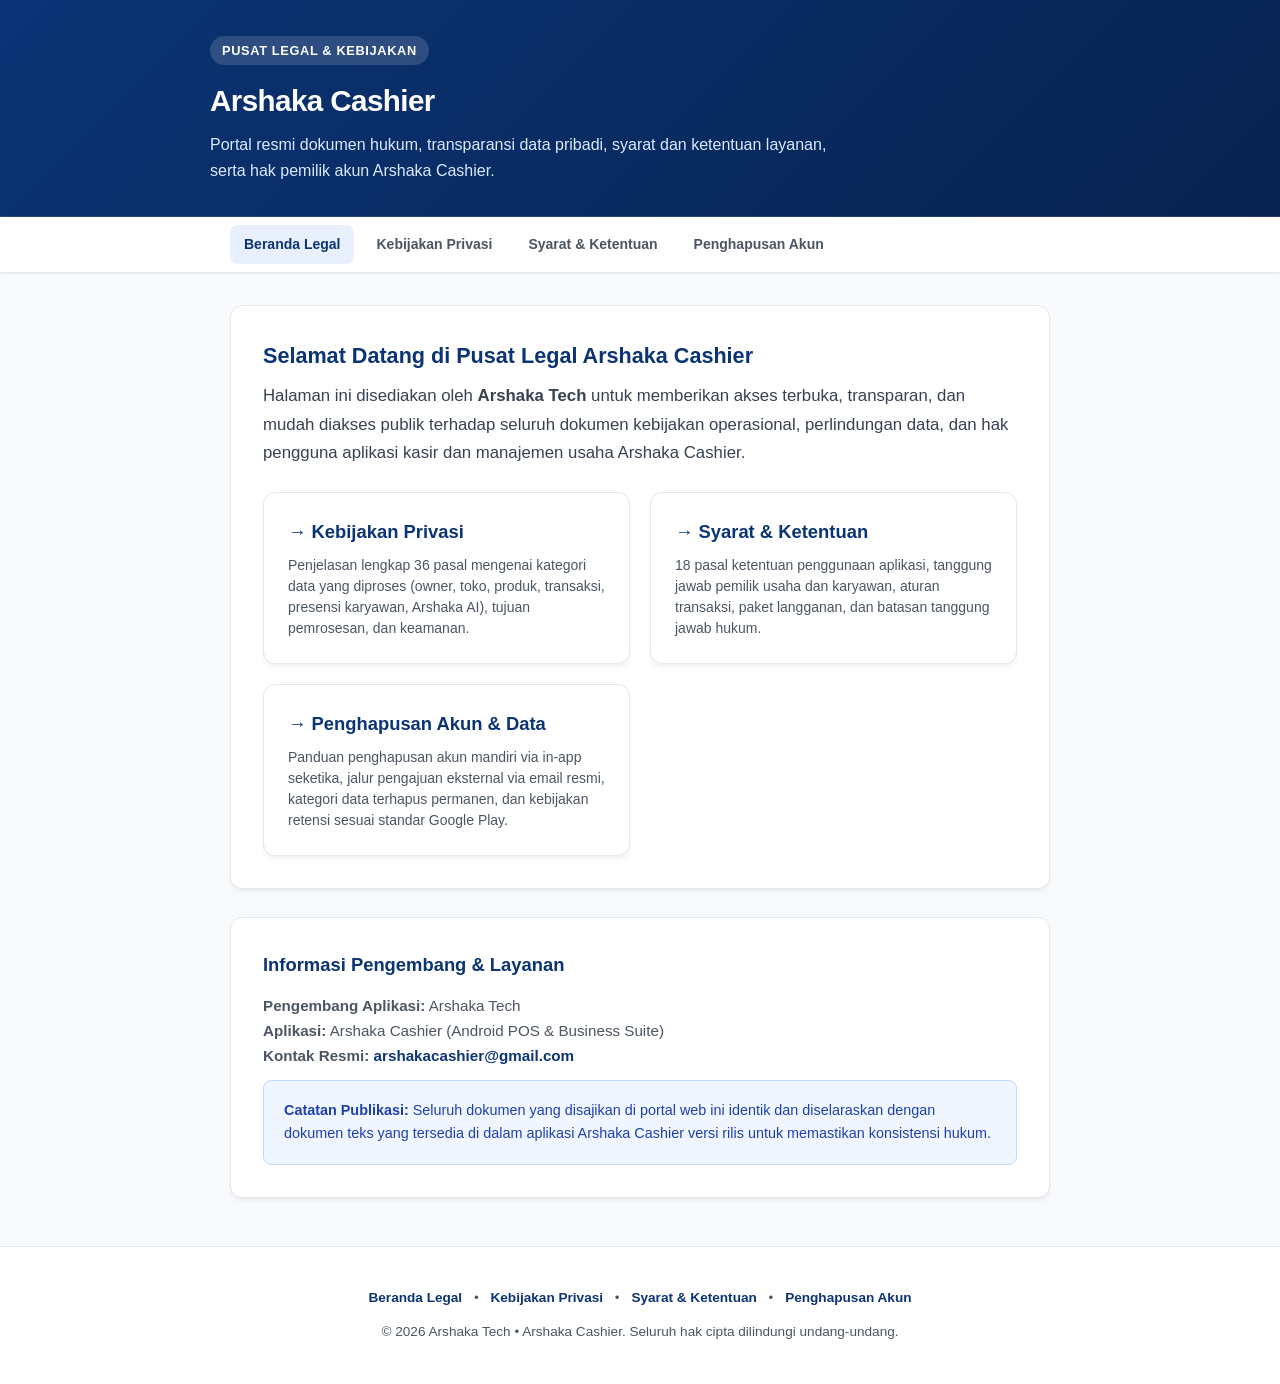
<file: index.html>
<!DOCTYPE html>
<html lang="id">
<head>
  <meta charset="UTF-8">
  <meta name="viewport" content="width=device-width, initial-scale=1.0">
  <title>Pusat Dokumen Legal & Kebijakan — Arshaka Cashier</title>
  <meta name="description" content="Pusat Resmi Kebijakan Hukum, Privasi, Syarat Penggunaan, dan Penghapusan Akun Arshaka Cashier oleh Arshaka Tech.">
  <link rel="stylesheet" href="style.css">
</head>
<body>

  <header class="site-header">
    <div class="header-container">
      <span class="brand-badge">Pusat Legal & Kebijakan</span>
      <h1 class="site-title">Arshaka Cashier</h1>
      <p class="site-subtitle">Portal resmi dokumen hukum, transparansi data pribadi, syarat dan ketentuan layanan, serta hak pemilik akun Arshaka Cashier.</p>
    </div>
  </header>

  <nav class="nav-bar">
    <div class="nav-container">
      <a href="index.html" class="nav-link active">Beranda Legal</a>
      <a href="privacy-policy.html" class="nav-link">Kebijakan Privasi</a>
      <a href="terms.html" class="nav-link">Syarat & Ketentuan</a>
      <a href="delete-account.html" class="nav-link">Penghapusan Akun</a>
    </div>
  </nav>

  <main class="main-container">
    <div class="card">
      <h2 style="color: var(--primary); margin-bottom: 0.5rem; font-size: 1.35rem;">Selamat Datang di Pusat Legal Arshaka Cashier</h2>
      <p class="intro-lead">
        Halaman ini disediakan oleh <strong>Arshaka Tech</strong> untuk memberikan akses terbuka, transparan, dan mudah diakses publik terhadap seluruh dokumen kebijakan operasional, perlindungan data, dan hak pengguna aplikasi kasir dan manajemen usaha Arshaka Cashier.
      </p>

      <div class="hub-grid">
        <a href="privacy-policy.html" class="hub-card">
          <div class="hub-card-title">&rarr; Kebijakan Privasi</div>
          <div class="hub-card-desc">
            Penjelasan lengkap 36 pasal mengenai kategori data yang diproses (owner, toko, produk, transaksi, presensi karyawan, Arshaka AI), tujuan pemrosesan, dan keamanan.
          </div>
        </a>

        <a href="terms.html" class="hub-card">
          <div class="hub-card-title">&rarr; Syarat & Ketentuan</div>
          <div class="hub-card-desc">
            18 pasal ketentuan penggunaan aplikasi, tanggung jawab pemilik usaha dan karyawan, aturan transaksi, paket langganan, dan batasan tanggung jawab hukum.
          </div>
        </a>

        <a href="delete-account.html" class="hub-card">
          <div class="hub-card-title">&rarr; Penghapusan Akun & Data</div>
          <div class="hub-card-desc">
            Panduan penghapusan akun mandiri via in-app seketika, jalur pengajuan eksternal via email resmi, kategori data terhapus permanen, dan kebijakan retensi sesuai standar Google Play.
          </div>
        </a>
      </div>
    </div>

    <div class="card">
      <h3 style="color: var(--primary); margin-bottom: 0.75rem; font-size: 1.15rem;">Informasi Pengembang & Layanan</h3>
      <p style="color: var(--text-muted); font-size: 0.95rem; margin-bottom: 0.75rem;">
        <strong>Pengembang Aplikasi:</strong> Arshaka Tech<br>
        <strong>Aplikasi:</strong> Arshaka Cashier (Android POS & Business Suite)<br>
        <strong>Kontak Resmi:</strong> <a href="mailto:arshakacashier@gmail.com" style="color: var(--primary); font-weight: 600; text-decoration: none;">arshakacashier@gmail.com</a>
      </p>
      <div class="notice-box info" style="margin-bottom: 0;">
        <strong>Catatan Publikasi:</strong> Seluruh dokumen yang disajikan di portal web ini identik dan diselaraskan dengan dokumen teks yang tersedia di dalam aplikasi Arshaka Cashier versi rilis untuk memastikan konsistensi hukum.
      </div>
    </div>
  </main>

  <footer class="site-footer">
    <div class="footer-nav">
      <a href="index.html">Beranda Legal</a> &bull;
      <a href="privacy-policy.html">Kebijakan Privasi</a> &bull;
      <a href="terms.html">Syarat & Ketentuan</a> &bull;
      <a href="delete-account.html">Penghapusan Akun</a>
    </div>
    <p>&copy; 2026 Arshaka Tech &bull; Arshaka Cashier. Seluruh hak cipta dilindungi undang-undang.</p>
  </footer>

</body>
</html>
</file>
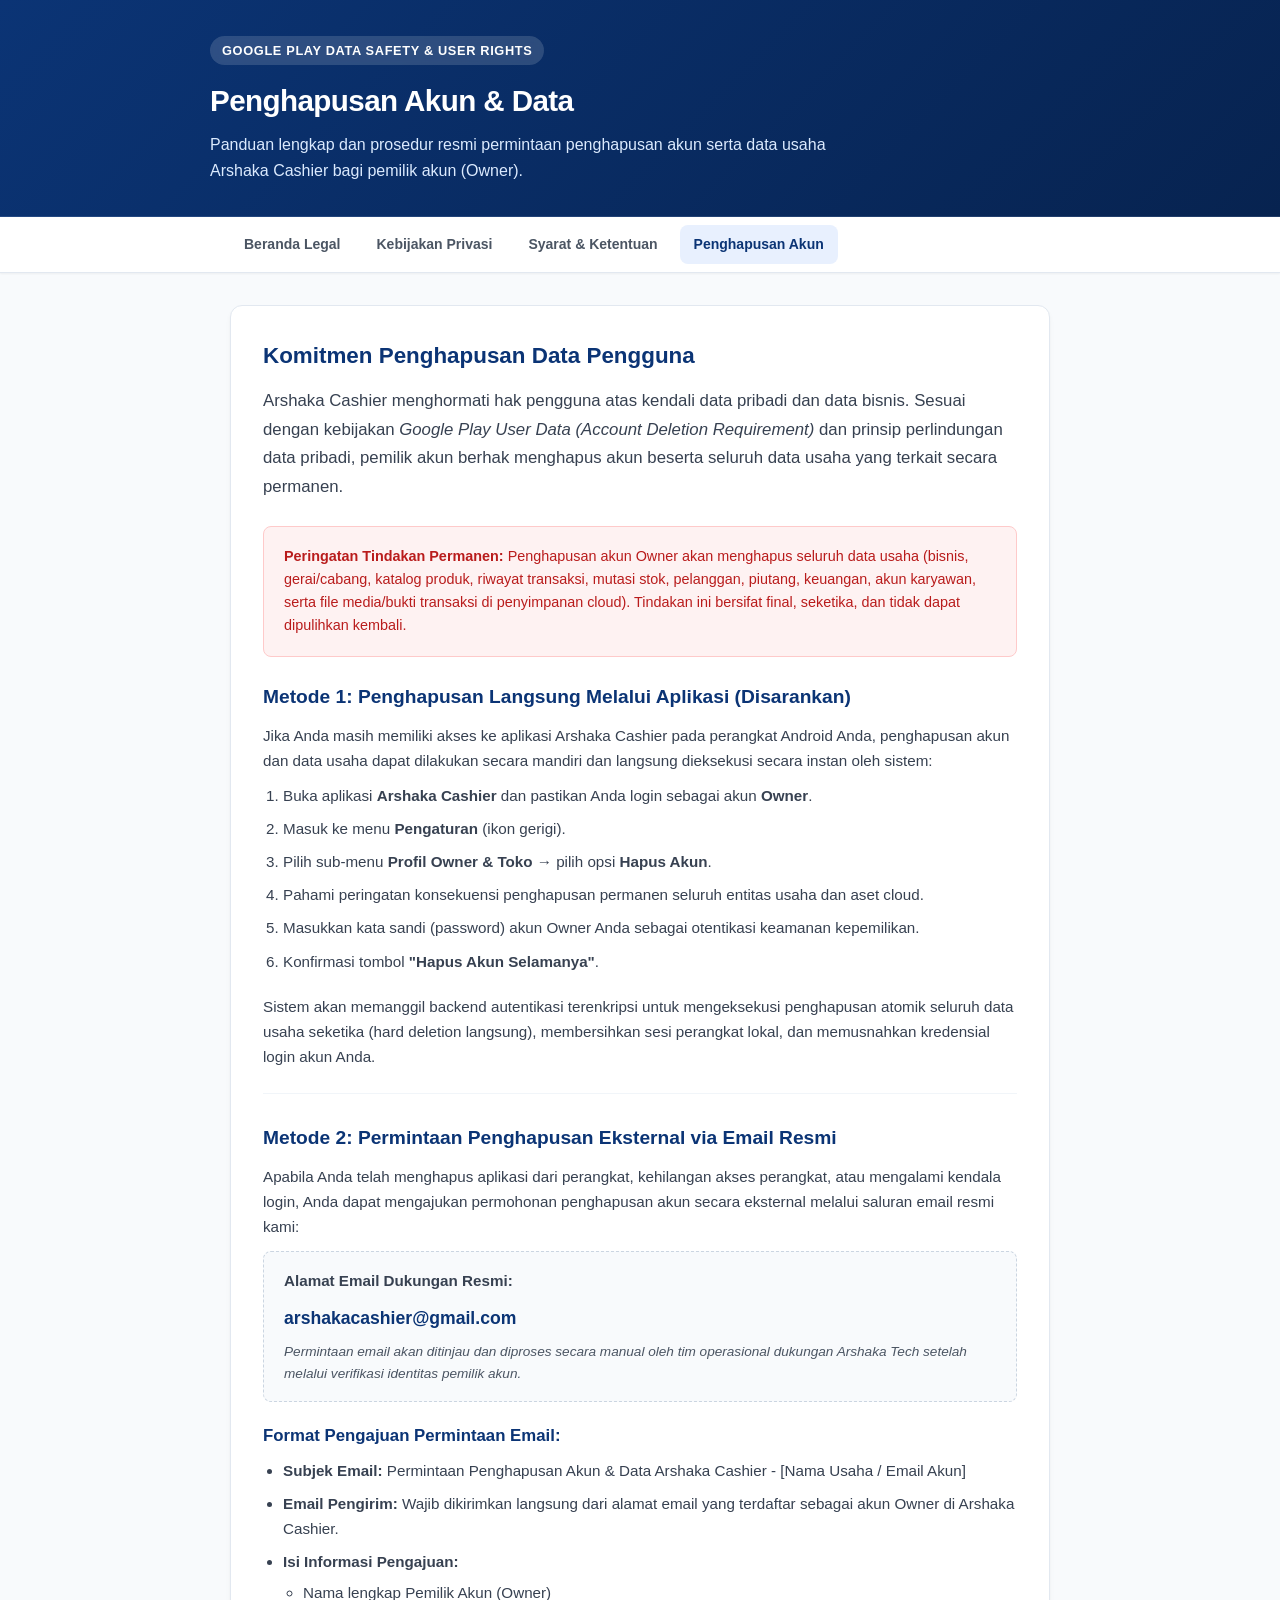
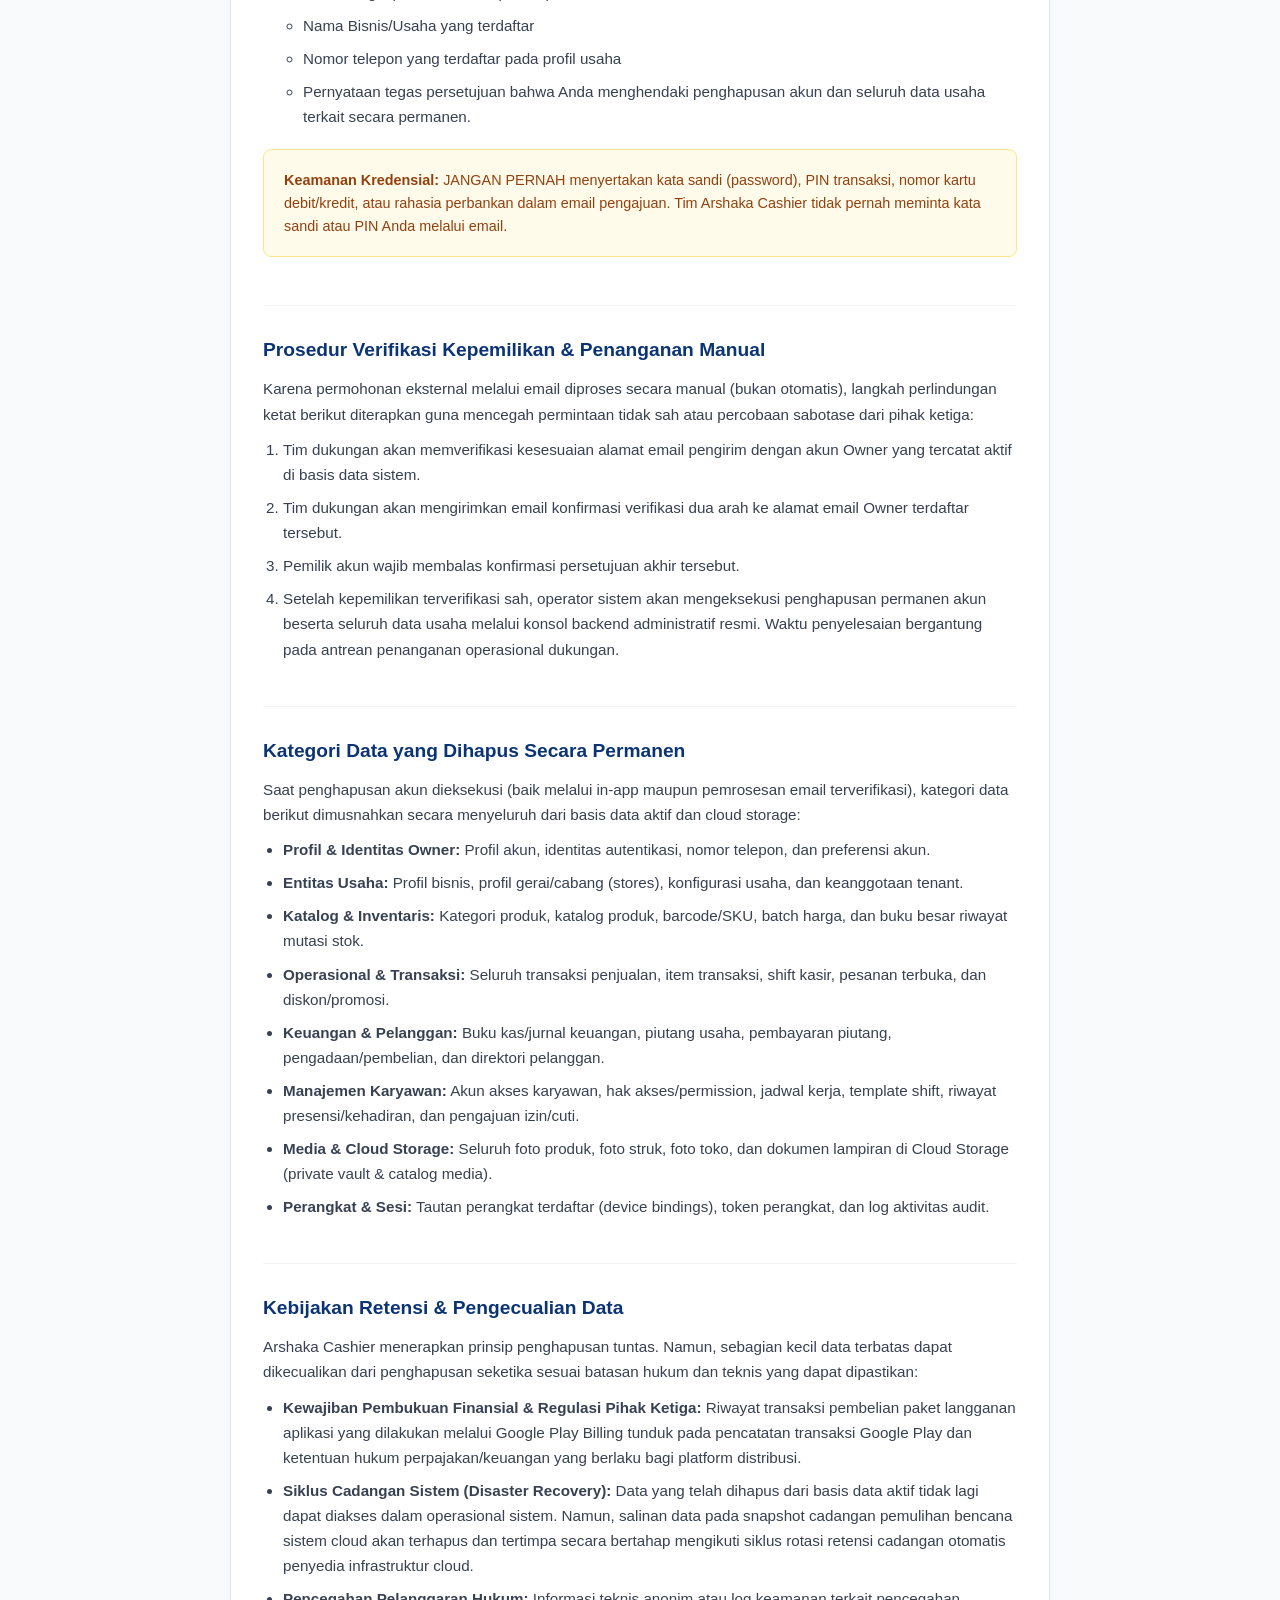
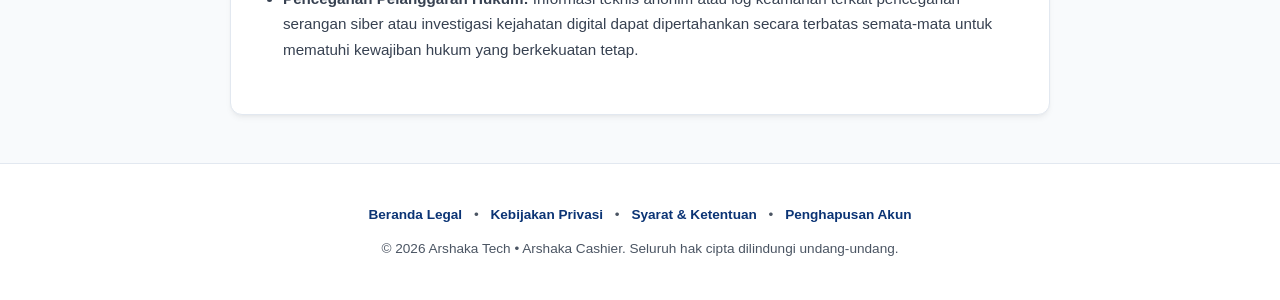
<file: delete-account.html>
<!DOCTYPE html>
<html lang="id">
<head>
  <meta charset="UTF-8">
  <meta name="viewport" content="width=device-width, initial-scale=1.0">
  <title>Penghapusan Akun & Data — Arshaka Cashier</title>
  <meta name="description" content="Panduan dan Permintaan Penghapusan Akun & Data Usaha Arshaka Cashier. Sesuai Kebijakan Google Play User Data Policy.">
  <link rel="stylesheet" href="style.css">
</head>
<body>

  <header class="site-header">
    <div class="header-container">
      <span class="brand-badge">Google Play Data Safety & User Rights</span>
      <h1 class="site-title">Penghapusan Akun & Data</h1>
      <p class="site-subtitle">Panduan lengkap dan prosedur resmi permintaan penghapusan akun serta data usaha Arshaka Cashier bagi pemilik akun (Owner).</p>
    </div>
  </header>

  <nav class="nav-bar">
    <div class="nav-container">
      <a href="index.html" class="nav-link">Beranda Legal</a>
      <a href="privacy-policy.html" class="nav-link">Kebijakan Privasi</a>
      <a href="terms.html" class="nav-link">Syarat & Ketentuan</a>
      <a href="delete-account.html" class="nav-link active">Penghapusan Akun</a>
    </div>
  </nav>

  <main class="main-container">
    <article class="card">
      <h2 style="color: var(--primary); margin-bottom: 0.75rem; font-size: 1.4rem;">Komitmen Penghapusan Data Pengguna</h2>
      <p class="intro-lead">
        Arshaka Cashier menghormati hak pengguna atas kendali data pribadi dan data bisnis. Sesuai dengan kebijakan <em>Google Play User Data (Account Deletion Requirement)</em> dan prinsip perlindungan data pribadi, pemilik akun berhak menghapus akun beserta seluruh data usaha yang terkait secara permanen.
      </p>

      <div class="notice-box danger">
        <strong>Peringatan Tindakan Permanen:</strong> Penghapusan akun Owner akan menghapus seluruh data usaha (bisnis, gerai/cabang, katalog produk, riwayat transaksi, mutasi stok, pelanggan, piutang, keuangan, akun karyawan, serta file media/bukti transaksi di penyimpanan cloud). Tindakan ini bersifat final, seketika, dan tidak dapat dipulihkan kembali.
      </div>

      <!-- METODE 1: IN-APP -->
      <section class="clause-item">
        <h3 class="clause-title">Metode 1: Penghapusan Langsung Melalui Aplikasi (Disarankan)</h3>
        <div class="clause-text">
          <p>Jika Anda masih memiliki akses ke aplikasi Arshaka Cashier pada perangkat Android Anda, penghapusan akun dan data usaha dapat dilakukan secara mandiri dan langsung dieksekusi secara instan oleh sistem:</p>
          <ol class="steps-list">
            <li>Buka aplikasi <strong>Arshaka Cashier</strong> dan pastikan Anda login sebagai akun <strong>Owner</strong>.</li>
            <li>Masuk ke menu <strong>Pengaturan</strong> (ikon gerigi).</li>
            <li>Pilih sub-menu <strong>Profil Owner & Toko</strong> &rarr; pilih opsi <strong>Hapus Akun</strong>.</li>
            <li>Pahami peringatan konsekuensi penghapusan permanen seluruh entitas usaha dan aset cloud.</li>
            <li>Masukkan kata sandi (password) akun Owner Anda sebagai otentikasi keamanan kepemilikan.</li>
            <li>Konfirmasi tombol <strong>"Hapus Akun Selamanya"</strong>.</li>
          </ol>
          <p>Sistem akan memanggil backend autentikasi terenkripsi untuk mengeksekusi penghapusan atomik seluruh data usaha seketika (hard deletion langsung), membersihkan sesi perangkat lokal, dan memusnahkan kredensial login akun Anda.</p>
        </div>
      </section>

      <!-- METODE 2: EXTERNAL EMAIL -->
      <section class="clause-item">
        <h3 class="clause-title">Metode 2: Permintaan Penghapusan Eksternal via Email Resmi</h3>
        <div class="clause-text">
          <p>Apabila Anda telah menghapus aplikasi dari perangkat, kehilangan akses perangkat, atau mengalami kendala login, Anda dapat mengajukan permohonan penghapusan akun secara eksternal melalui saluran email resmi kami:</p>
          
          <div class="contact-highlight">
            <p><strong>Alamat Email Dukungan Resmi:</strong></p>
            <p style="margin: 0.5rem 0;">
              <a href="mailto:arshakacashier@gmail.com" style="font-size: 1.1rem; font-weight: 700; color: var(--primary); text-decoration: none;">arshakacashier@gmail.com</a>
            </p>
            <p style="font-size: 0.85rem; color: var(--text-muted); margin-top: 0.35rem;">
              <em>Permintaan email akan ditinjau dan diproses secara manual oleh tim operasional dukungan Arshaka Tech setelah melalui verifikasi identitas pemilik akun.</em>
            </p>
          </div>

          <h4 style="margin: 1.25rem 0 0.5rem; font-size: 1.05rem; color: var(--primary);">Format Pengajuan Permintaan Email:</h4>
          <ul class="steps-list">
            <li><strong>Subjek Email:</strong> Permintaan Penghapusan Akun & Data Arshaka Cashier - [Nama Usaha / Email Akun]</li>
            <li><strong>Email Pengirim:</strong> Wajib dikirimkan langsung dari alamat email yang terdaftar sebagai akun Owner di Arshaka Cashier.</li>
            <li><strong>Isi Informasi Pengajuan:</strong>
              <ul style="margin-top: 0.35rem; margin-left: 1.25rem;">
                <li>Nama lengkap Pemilik Akun (Owner)</li>
                <li>Nama Bisnis/Usaha yang terdaftar</li>
                <li>Nomor telepon yang terdaftar pada profil usaha</li>
                <li>Pernyataan tegas persetujuan bahwa Anda menghendaki penghapusan akun dan seluruh data usaha terkait secara permanen.</li>
              </ul>
            </li>
          </ul>

          <div class="notice-box warning">
            <strong>Keamanan Kredensial:</strong> JANGAN PERNAH menyertakan kata sandi (password), PIN transaksi, nomor kartu debit/kredit, atau rahasia perbankan dalam email pengajuan. Tim Arshaka Cashier tidak pernah meminta kata sandi atau PIN Anda melalui email.
          </div>
        </div>
      </section>

      <!-- PROSES VERIFIKASI -->
      <section class="clause-item">
        <h3 class="clause-title">Prosedur Verifikasi Kepemilikan & Penanganan Manual</h3>
        <div class="clause-text">
          <p>Karena permohonan eksternal melalui email diproses secara manual (bukan otomatis), langkah perlindungan ketat berikut diterapkan guna mencegah permintaan tidak sah atau percobaan sabotase dari pihak ketiga:</p>
          <ol class="steps-list">
            <li>Tim dukungan akan memverifikasi kesesuaian alamat email pengirim dengan akun Owner yang tercatat aktif di basis data sistem.</li>
            <li>Tim dukungan akan mengirimkan email konfirmasi verifikasi dua arah ke alamat email Owner terdaftar tersebut.</li>
            <li>Pemilik akun wajib membalas konfirmasi persetujuan akhir tersebut.</li>
            <li>Setelah kepemilikan terverifikasi sah, operator sistem akan mengeksekusi penghapusan permanen akun beserta seluruh data usaha melalui konsol backend administratif resmi. Waktu penyelesaian bergantung pada antrean penanganan operasional dukungan.</li>
          </ol>
        </div>
      </section>

      <!-- KATEGORI DATA YANG DIHAPUS -->
      <section class="clause-item">
        <h3 class="clause-title">Kategori Data yang Dihapus Secara Permanen</h3>
        <div class="clause-text">
          <p>Saat penghapusan akun dieksekusi (baik melalui in-app maupun pemrosesan email terverifikasi), kategori data berikut dimusnahkan secara menyeluruh dari basis data aktif dan cloud storage:</p>
          <ul class="steps-list">
            <li><strong>Profil & Identitas Owner:</strong> Profil akun, identitas autentikasi, nomor telepon, dan preferensi akun.</li>
            <li><strong>Entitas Usaha:</strong> Profil bisnis, profil gerai/cabang (stores), konfigurasi usaha, dan keanggotaan tenant.</li>
            <li><strong>Katalog & Inventaris:</strong> Kategori produk, katalog produk, barcode/SKU, batch harga, dan buku besar riwayat mutasi stok.</li>
            <li><strong>Operasional & Transaksi:</strong> Seluruh transaksi penjualan, item transaksi, shift kasir, pesanan terbuka, dan diskon/promosi.</li>
            <li><strong>Keuangan & Pelanggan:</strong> Buku kas/jurnal keuangan, piutang usaha, pembayaran piutang, pengadaan/pembelian, dan direktori pelanggan.</li>
            <li><strong>Manajemen Karyawan:</strong> Akun akses karyawan, hak akses/permission, jadwal kerja, template shift, riwayat presensi/kehadiran, dan pengajuan izin/cuti.</li>
            <li><strong>Media & Cloud Storage:</strong> Seluruh foto produk, foto struk, foto toko, dan dokumen lampiran di Cloud Storage (private vault & catalog media).</li>
            <li><strong>Perangkat & Sesi:</strong> Tautan perangkat terdaftar (device bindings), token perangkat, dan log aktivitas audit.</li>
          </ul>
        </div>
      </section>

      <!-- KEBIJAKAN RETENSI -->
      <section class="clause-item">
        <h3 class="clause-title">Kebijakan Retensi & Pengecualian Data</h3>
        <div class="clause-text">
          <p>Arshaka Cashier menerapkan prinsip penghapusan tuntas. Namun, sebagian kecil data terbatas dapat dikecualikan dari penghapusan seketika sesuai batasan hukum dan teknis yang dapat dipastikan:</p>
          <ul class="steps-list">
            <li><strong>Kewajiban Pembukuan Finansial & Regulasi Pihak Ketiga:</strong> Riwayat transaksi pembelian paket langganan aplikasi yang dilakukan melalui Google Play Billing tunduk pada pencatatan transaksi Google Play dan ketentuan hukum perpajakan/keuangan yang berlaku bagi platform distribusi.</li>
            <li><strong>Siklus Cadangan Sistem (Disaster Recovery):</strong> Data yang telah dihapus dari basis data aktif tidak lagi dapat diakses dalam operasional sistem. Namun, salinan data pada snapshot cadangan pemulihan bencana sistem cloud akan terhapus dan tertimpa secara bertahap mengikuti siklus rotasi retensi cadangan otomatis penyedia infrastruktur cloud.</li>
            <li><strong>Pencegahan Pelanggaran Hukum:</strong> Informasi teknis anonim atau log keamanan terkait pencegahan serangan siber atau investigasi kejahatan digital dapat dipertahankan secara terbatas semata-mata untuk mematuhi kewajiban hukum yang berkekuatan tetap.</li>
          </ul>
        </div>
      </section>

    </article>
  </main>

  <footer class="site-footer">
    <div class="footer-nav">
      <a href="index.html">Beranda Legal</a> &bull;
      <a href="privacy-policy.html">Kebijakan Privasi</a> &bull;
      <a href="terms.html">Syarat & Ketentuan</a> &bull;
      <a href="delete-account.html">Penghapusan Akun</a>
    </div>
    <p>&copy; 2026 Arshaka Tech &bull; Arshaka Cashier. Seluruh hak cipta dilindungi undang-undang.</p>
  </footer>

</body>
</html>
</file>
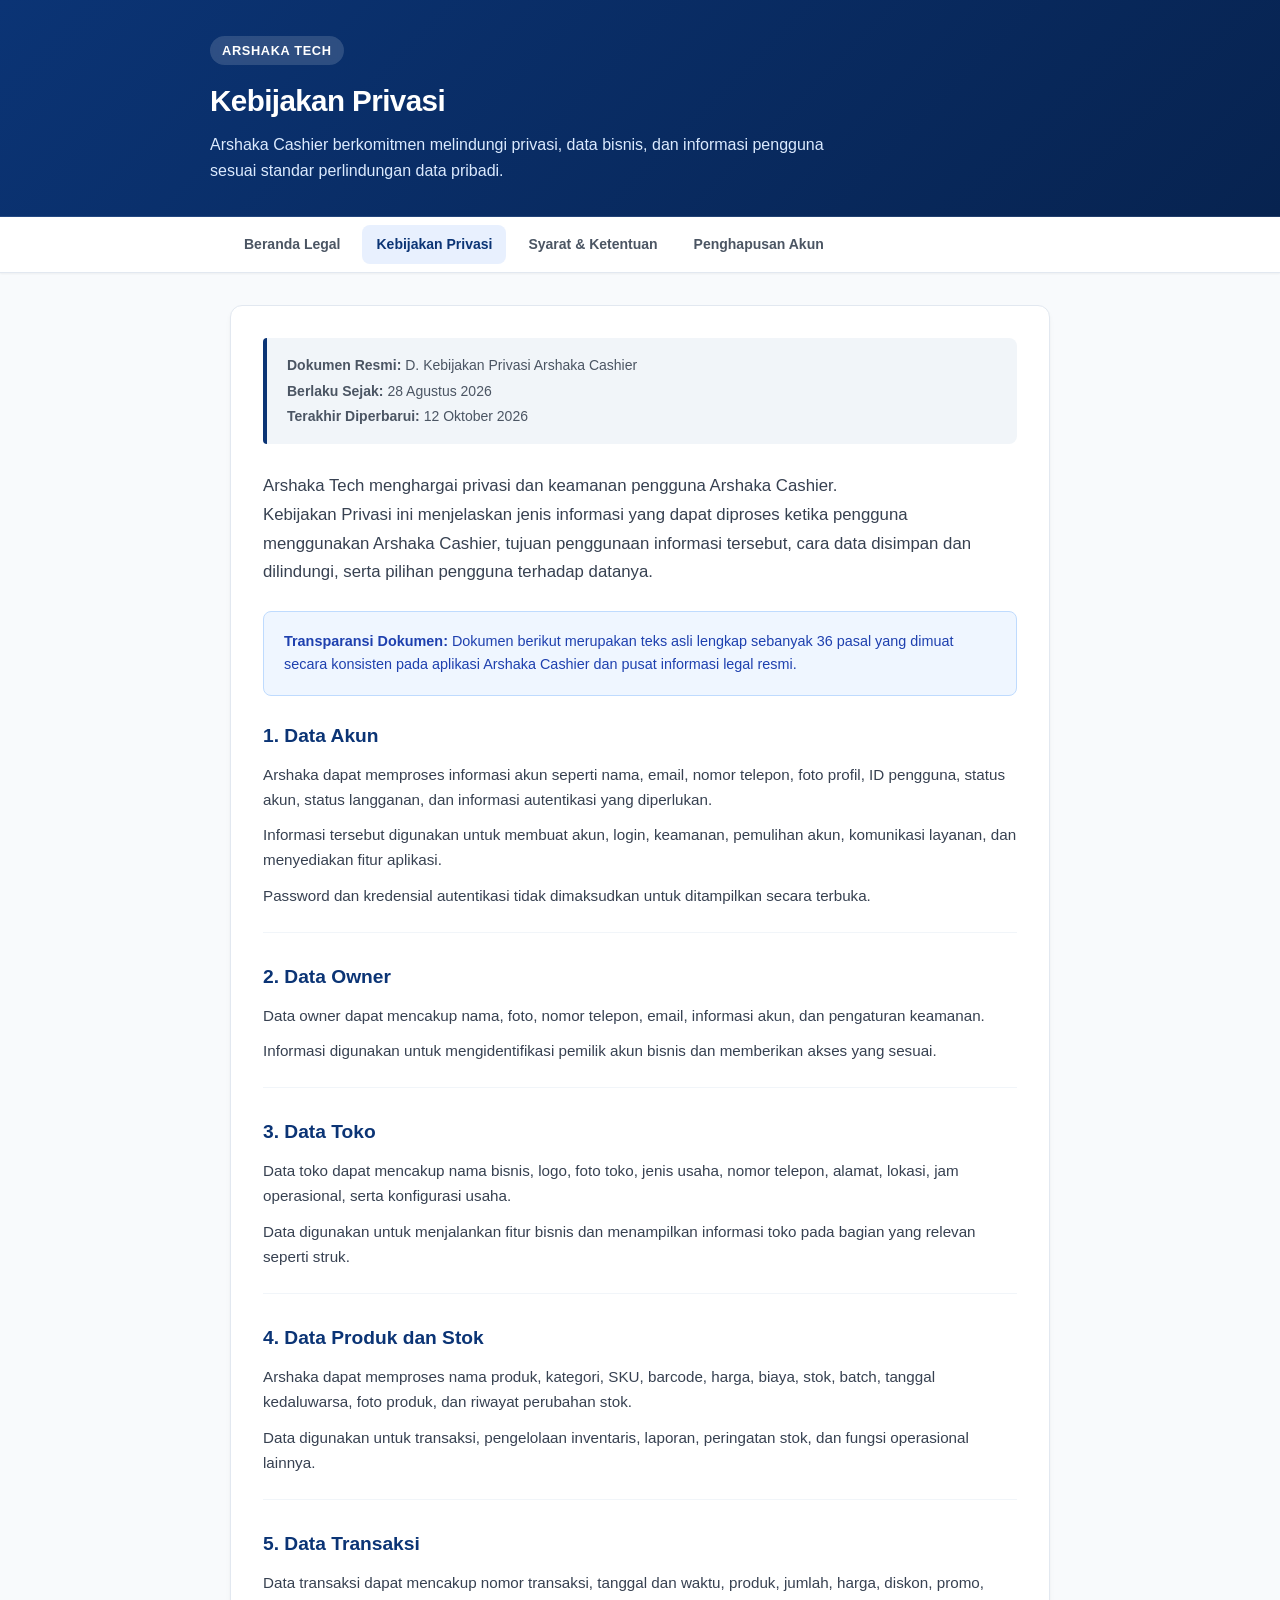
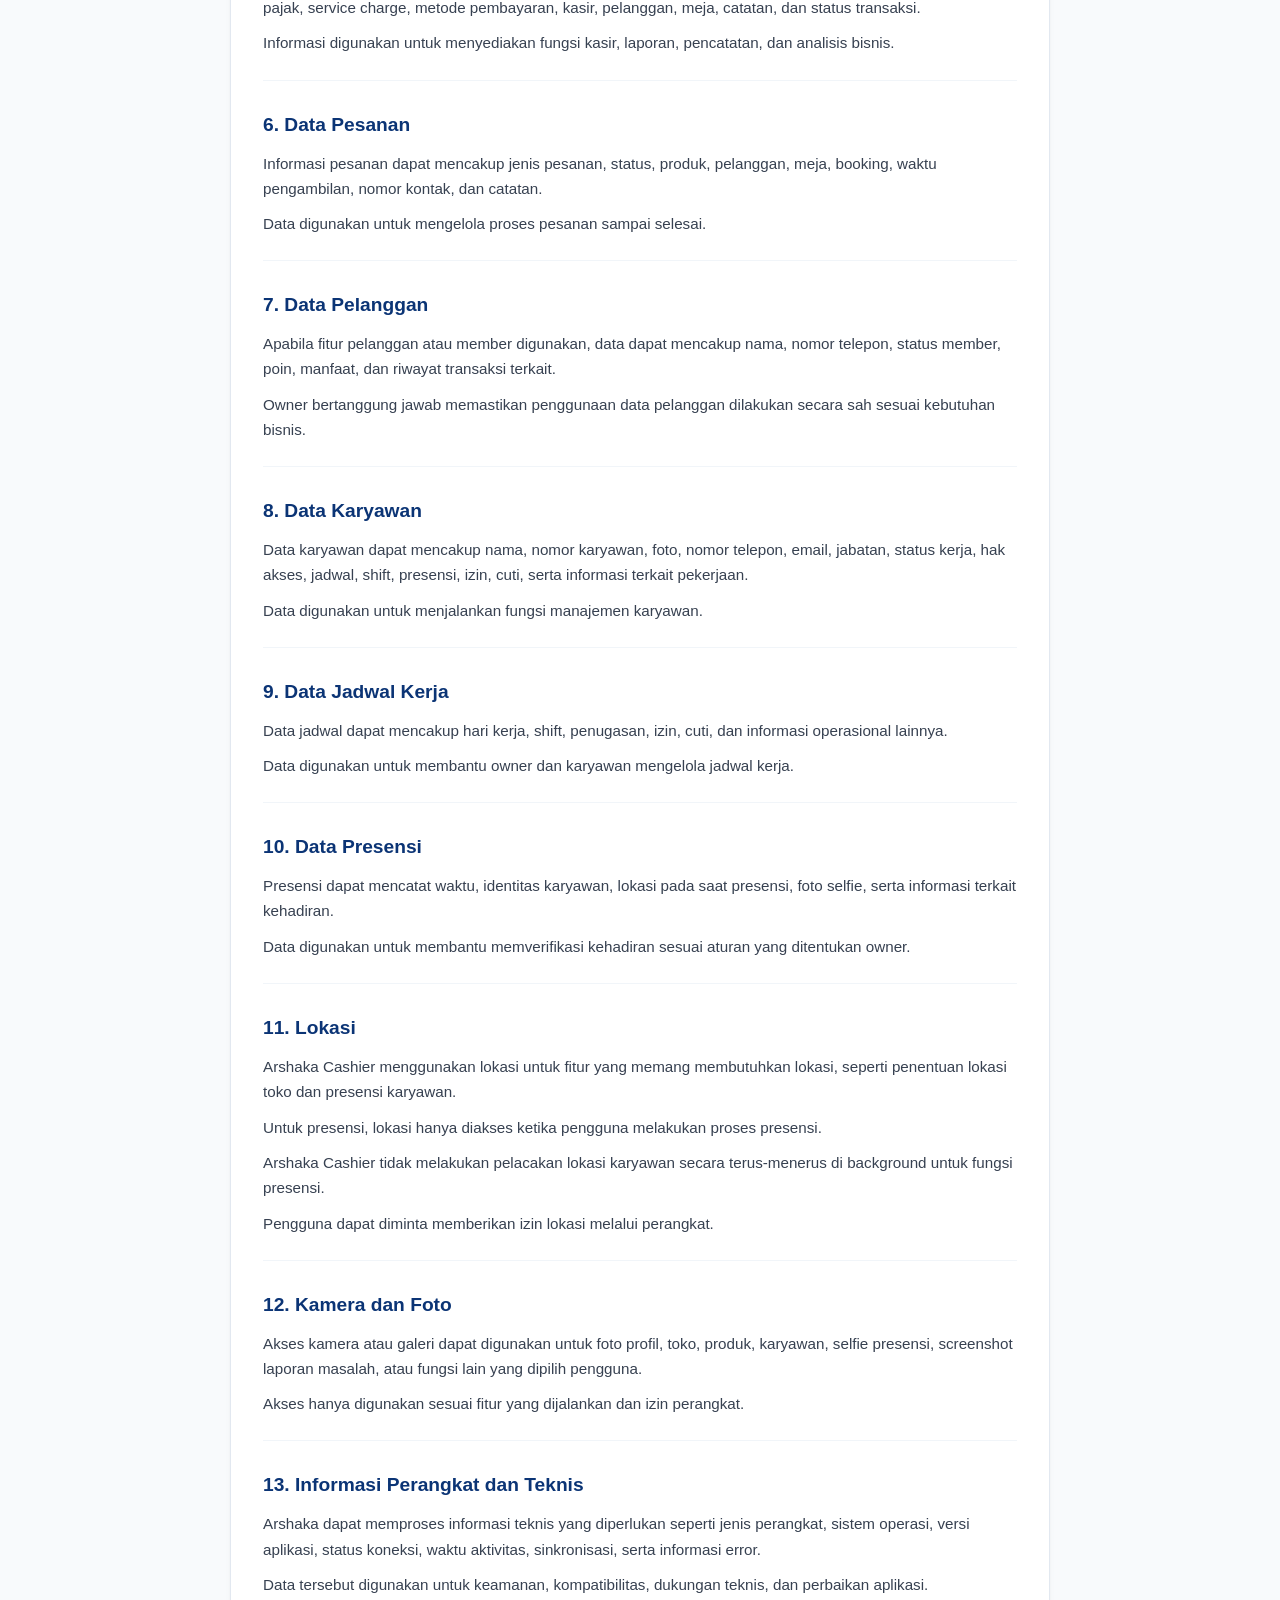
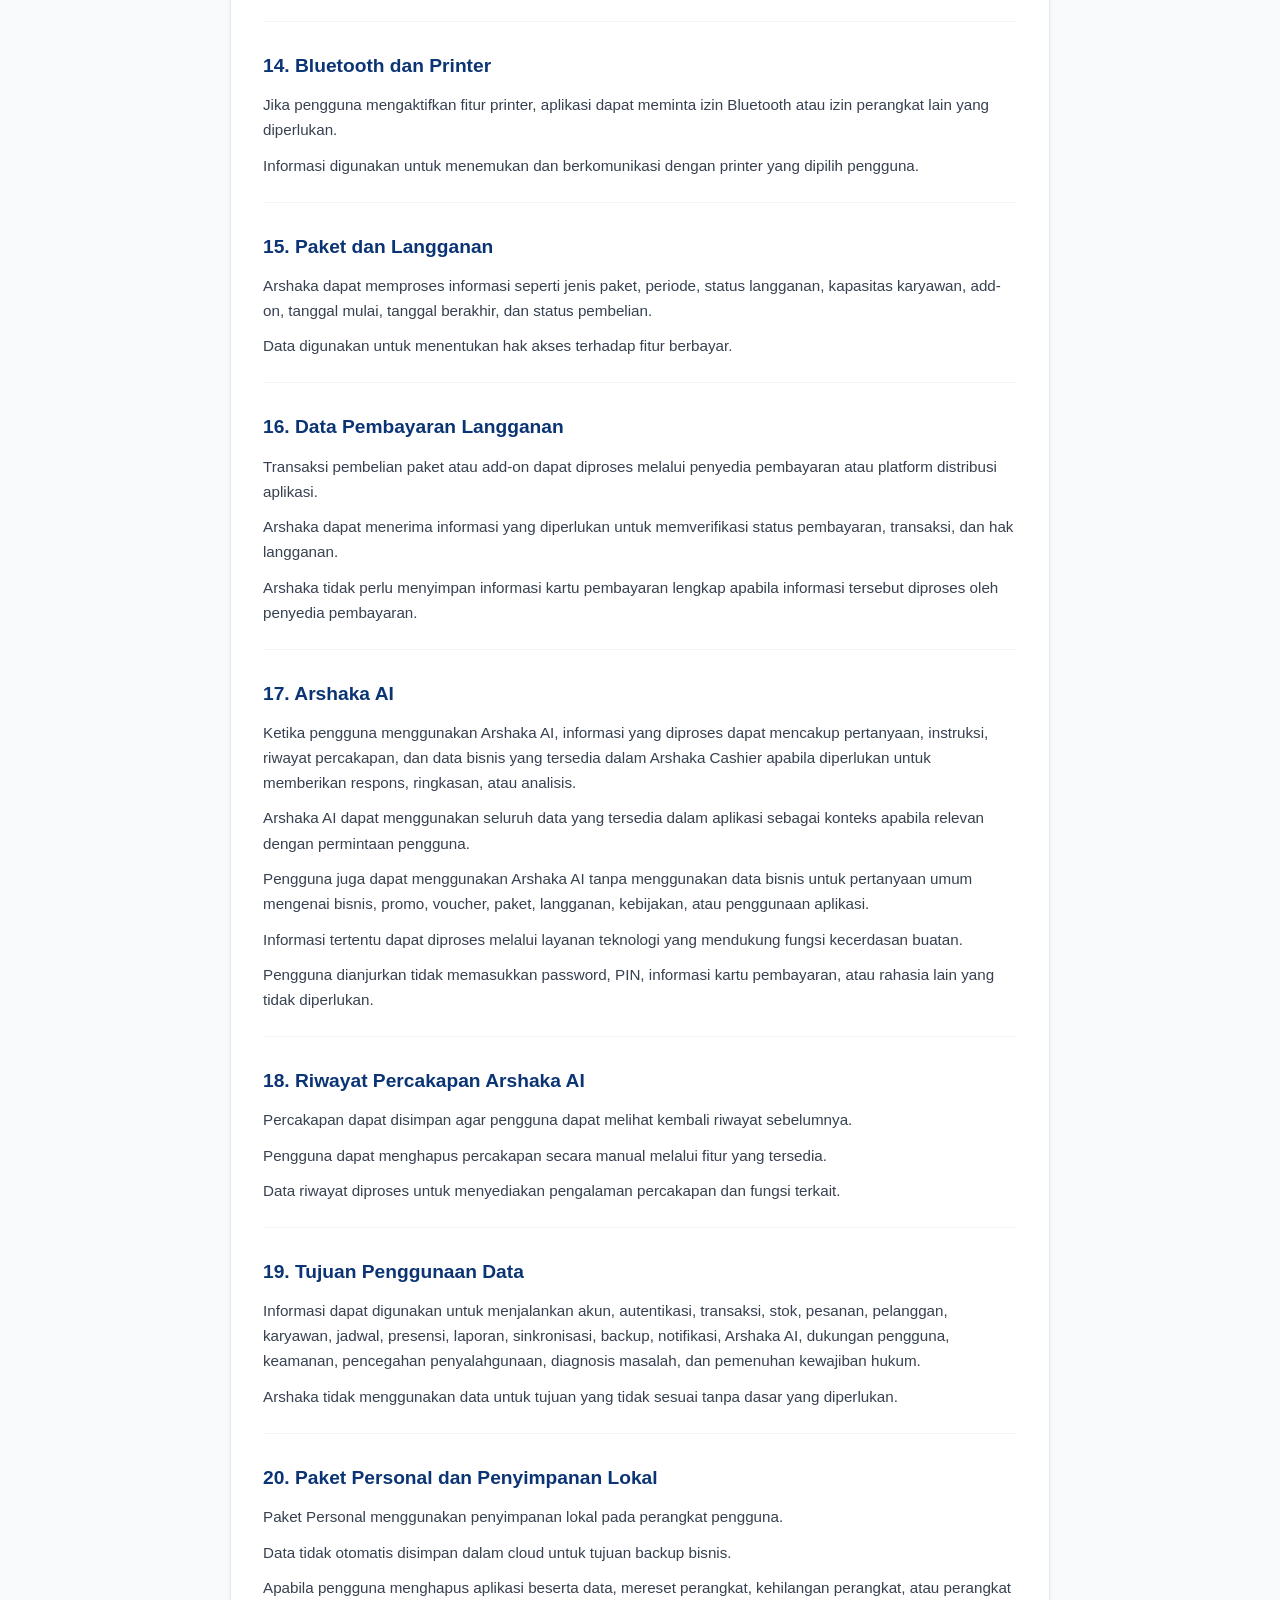
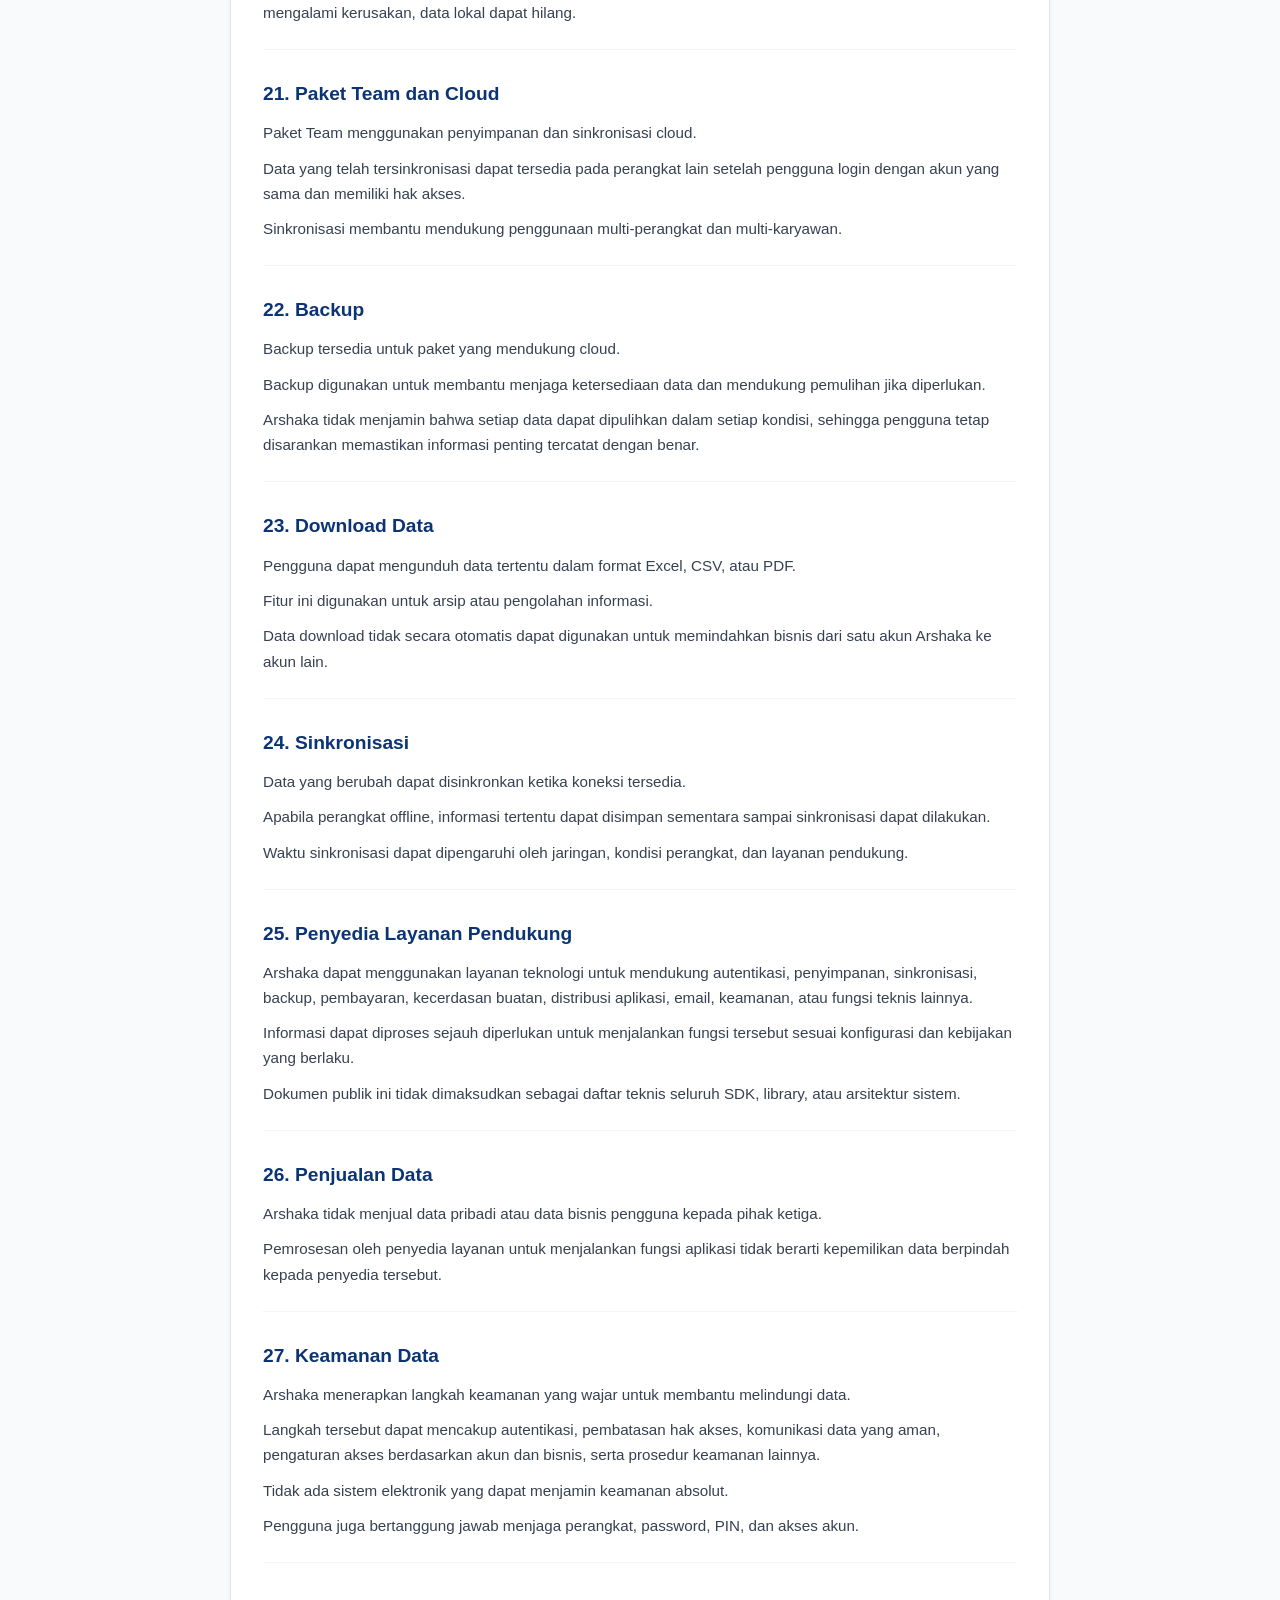
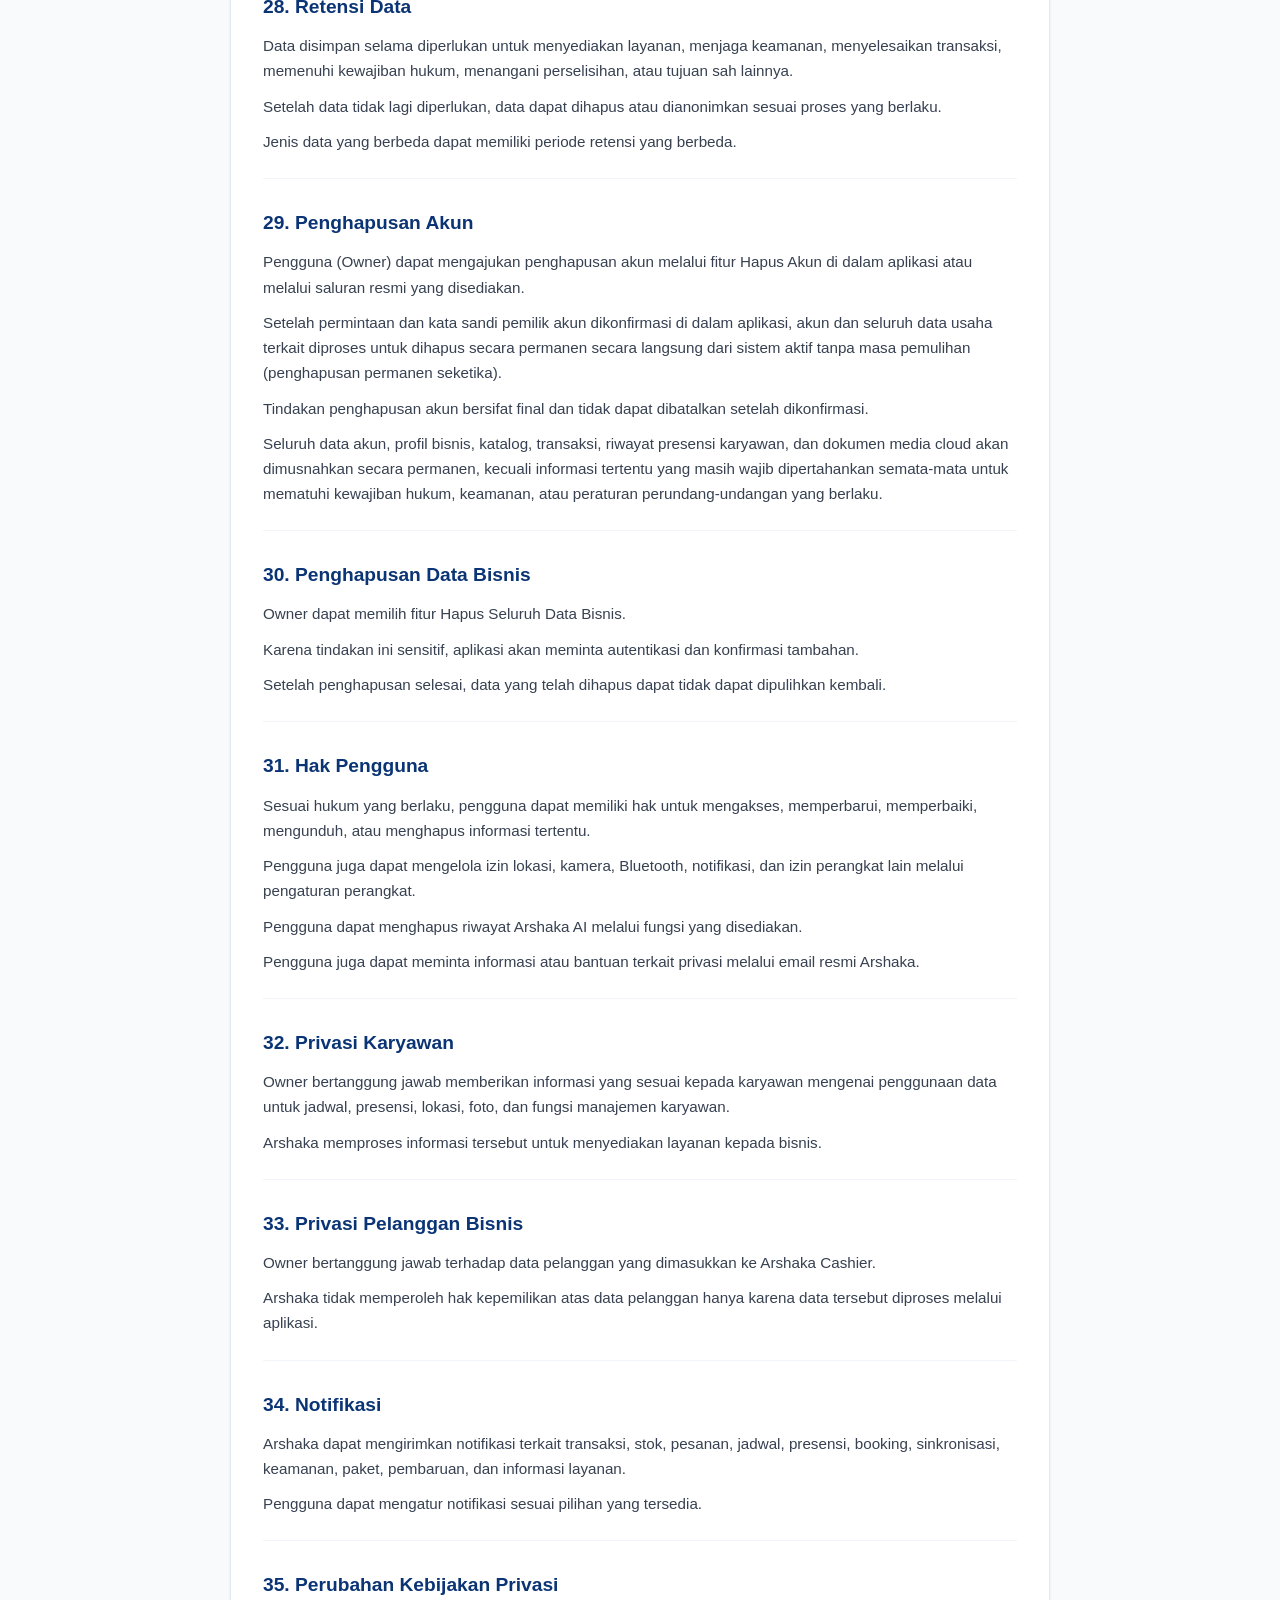
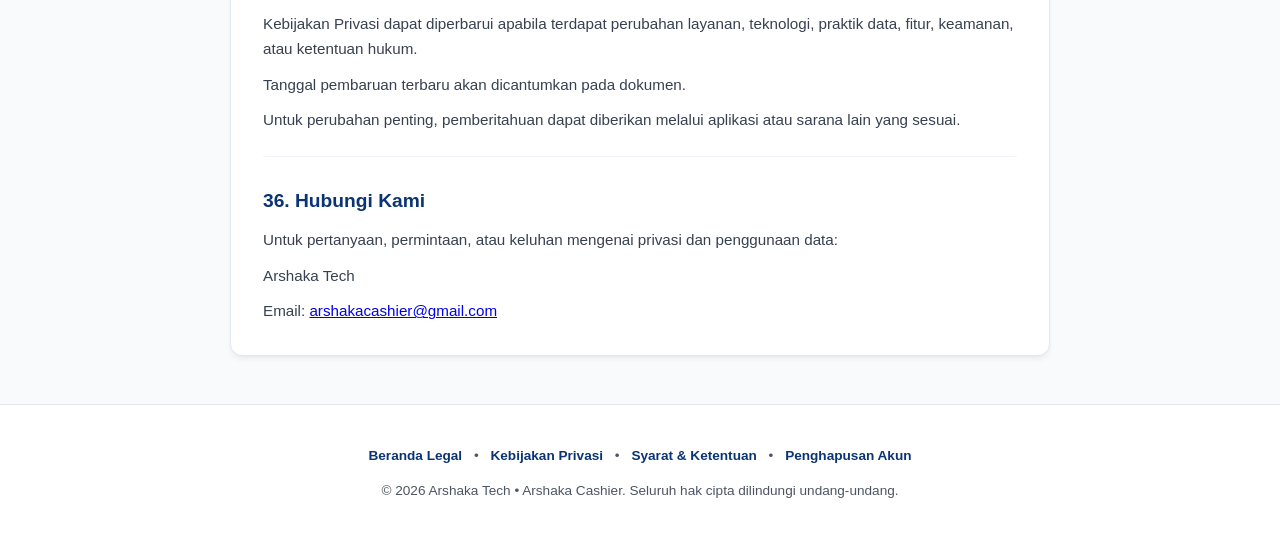
<file: privacy-policy.html>
<!DOCTYPE html>
<html lang="id">
<head>
  <meta charset="UTF-8">
  <meta name="viewport" content="width=device-width, initial-scale=1.0">
  <title>Kebijakan Privasi — Arshaka Cashier</title>
  <meta name="description" content="Kebijakan Privasi Resmi Arshaka Cashier. Penjelasan transparan mengenai pemrosesan data, keamanan, hak pengguna, dan retensi data.">
  <link rel="stylesheet" href="style.css">
</head>
<body>

  <header class="site-header">
    <div class="header-container">
      <span class="brand-badge">Arshaka Tech</span>
      <h1 class="site-title">Kebijakan Privasi</h1>
      <p class="site-subtitle">Arshaka Cashier berkomitmen melindungi privasi, data bisnis, dan informasi pengguna sesuai standar perlindungan data pribadi.</p>
    </div>
  </header>

  <nav class="nav-bar">
    <div class="nav-container">
      <a href="index.html" class="nav-link">Beranda Legal</a>
      <a href="privacy-policy.html" class="nav-link active">Kebijakan Privasi</a>
      <a href="terms.html" class="nav-link">Syarat & Ketentuan</a>
      <a href="delete-account.html" class="nav-link">Penghapusan Akun</a>
    </div>
  </nav>

  <main class="main-container">
    <article class="card">
      <div class="meta-box">
        <p><strong>Dokumen Resmi:</strong> D. Kebijakan Privasi Arshaka Cashier</p>
        <p><strong>Berlaku Sejak:</strong> 28 Agustus 2026</p>
        <p><strong>Terakhir Diperbarui:</strong> 12 Oktober 2026</p>
      </div>

      <div class="intro-lead">
        <p>Arshaka Tech menghargai privasi dan keamanan pengguna Arshaka Cashier.</p>
        <p>Kebijakan Privasi ini menjelaskan jenis informasi yang dapat diproses ketika pengguna menggunakan Arshaka Cashier, tujuan penggunaan informasi tersebut, cara data disimpan dan dilindungi, serta pilihan pengguna terhadap datanya.</p>
      </div>

      <div class="notice-box info">
        <strong>Transparansi Dokumen:</strong> Dokumen berikut merupakan teks asli lengkap sebanyak 36 pasal yang dimuat secara konsisten pada aplikasi Arshaka Cashier dan pusat informasi legal resmi.
      </div>

      <section class="clause-item" id="pasal-1">
        <h2 class="clause-title">1. Data Akun</h2>
        <div class="clause-text">
          <p>Arshaka dapat memproses informasi akun seperti nama, email, nomor telepon, foto profil, ID pengguna, status akun, status langganan, dan informasi autentikasi yang diperlukan.</p>
          <p>Informasi tersebut digunakan untuk membuat akun, login, keamanan, pemulihan akun, komunikasi layanan, dan menyediakan fitur aplikasi.</p>
          <p>Password dan kredensial autentikasi tidak dimaksudkan untuk ditampilkan secara terbuka.</p>
        </div>
      </section>

      <section class="clause-item" id="pasal-2">
        <h2 class="clause-title">2. Data Owner</h2>
        <div class="clause-text">
          <p>Data owner dapat mencakup nama, foto, nomor telepon, email, informasi akun, dan pengaturan keamanan.</p>
          <p>Informasi digunakan untuk mengidentifikasi pemilik akun bisnis dan memberikan akses yang sesuai.</p>
        </div>
      </section>

      <section class="clause-item" id="pasal-3">
        <h2 class="clause-title">3. Data Toko</h2>
        <div class="clause-text">
          <p>Data toko dapat mencakup nama bisnis, logo, foto toko, jenis usaha, nomor telepon, alamat, lokasi, jam operasional, serta konfigurasi usaha.</p>
          <p>Data digunakan untuk menjalankan fitur bisnis dan menampilkan informasi toko pada bagian yang relevan seperti struk.</p>
        </div>
      </section>

      <section class="clause-item" id="pasal-4">
        <h2 class="clause-title">4. Data Produk dan Stok</h2>
        <div class="clause-text">
          <p>Arshaka dapat memproses nama produk, kategori, SKU, barcode, harga, biaya, stok, batch, tanggal kedaluwarsa, foto produk, dan riwayat perubahan stok.</p>
          <p>Data digunakan untuk transaksi, pengelolaan inventaris, laporan, peringatan stok, dan fungsi operasional lainnya.</p>
        </div>
      </section>

      <section class="clause-item" id="pasal-5">
        <h2 class="clause-title">5. Data Transaksi</h2>
        <div class="clause-text">
          <p>Data transaksi dapat mencakup nomor transaksi, tanggal dan waktu, produk, jumlah, harga, diskon, promo, pajak, service charge, metode pembayaran, kasir, pelanggan, meja, catatan, dan status transaksi.</p>
          <p>Informasi digunakan untuk menyediakan fungsi kasir, laporan, pencatatan, dan analisis bisnis.</p>
        </div>
      </section>

      <section class="clause-item" id="pasal-6">
        <h2 class="clause-title">6. Data Pesanan</h2>
        <div class="clause-text">
          <p>Informasi pesanan dapat mencakup jenis pesanan, status, produk, pelanggan, meja, booking, waktu pengambilan, nomor kontak, dan catatan.</p>
          <p>Data digunakan untuk mengelola proses pesanan sampai selesai.</p>
        </div>
      </section>

      <section class="clause-item" id="pasal-7">
        <h2 class="clause-title">7. Data Pelanggan</h2>
        <div class="clause-text">
          <p>Apabila fitur pelanggan atau member digunakan, data dapat mencakup nama, nomor telepon, status member, poin, manfaat, dan riwayat transaksi terkait.</p>
          <p>Owner bertanggung jawab memastikan penggunaan data pelanggan dilakukan secara sah sesuai kebutuhan bisnis.</p>
        </div>
      </section>

      <section class="clause-item" id="pasal-8">
        <h2 class="clause-title">8. Data Karyawan</h2>
        <div class="clause-text">
          <p>Data karyawan dapat mencakup nama, nomor karyawan, foto, nomor telepon, email, jabatan, status kerja, hak akses, jadwal, shift, presensi, izin, cuti, serta informasi terkait pekerjaan.</p>
          <p>Data digunakan untuk menjalankan fungsi manajemen karyawan.</p>
        </div>
      </section>

      <section class="clause-item" id="pasal-9">
        <h2 class="clause-title">9. Data Jadwal Kerja</h2>
        <div class="clause-text">
          <p>Data jadwal dapat mencakup hari kerja, shift, penugasan, izin, cuti, dan informasi operasional lainnya.</p>
          <p>Data digunakan untuk membantu owner dan karyawan mengelola jadwal kerja.</p>
        </div>
      </section>

      <section class="clause-item" id="pasal-10">
        <h2 class="clause-title">10. Data Presensi</h2>
        <div class="clause-text">
          <p>Presensi dapat mencatat waktu, identitas karyawan, lokasi pada saat presensi, foto selfie, serta informasi terkait kehadiran.</p>
          <p>Data digunakan untuk membantu memverifikasi kehadiran sesuai aturan yang ditentukan owner.</p>
        </div>
      </section>

      <section class="clause-item" id="pasal-11">
        <h2 class="clause-title">11. Lokasi</h2>
        <div class="clause-text">
          <p>Arshaka Cashier menggunakan lokasi untuk fitur yang memang membutuhkan lokasi, seperti penentuan lokasi toko dan presensi karyawan.</p>
          <p>Untuk presensi, lokasi hanya diakses ketika pengguna melakukan proses presensi.</p>
          <p>Arshaka Cashier tidak melakukan pelacakan lokasi karyawan secara terus-menerus di background untuk fungsi presensi.</p>
          <p>Pengguna dapat diminta memberikan izin lokasi melalui perangkat.</p>
        </div>
      </section>

      <section class="clause-item" id="pasal-12">
        <h2 class="clause-title">12. Kamera dan Foto</h2>
        <div class="clause-text">
          <p>Akses kamera atau galeri dapat digunakan untuk foto profil, toko, produk, karyawan, selfie presensi, screenshot laporan masalah, atau fungsi lain yang dipilih pengguna.</p>
          <p>Akses hanya digunakan sesuai fitur yang dijalankan dan izin perangkat.</p>
        </div>
      </section>

      <section class="clause-item" id="pasal-13">
        <h2 class="clause-title">13. Informasi Perangkat dan Teknis</h2>
        <div class="clause-text">
          <p>Arshaka dapat memproses informasi teknis yang diperlukan seperti jenis perangkat, sistem operasi, versi aplikasi, status koneksi, waktu aktivitas, sinkronisasi, serta informasi error.</p>
          <p>Data tersebut digunakan untuk keamanan, kompatibilitas, dukungan teknis, dan perbaikan aplikasi.</p>
        </div>
      </section>

      <section class="clause-item" id="pasal-14">
        <h2 class="clause-title">14. Bluetooth dan Printer</h2>
        <div class="clause-text">
          <p>Jika pengguna mengaktifkan fitur printer, aplikasi dapat meminta izin Bluetooth atau izin perangkat lain yang diperlukan.</p>
          <p>Informasi digunakan untuk menemukan dan berkomunikasi dengan printer yang dipilih pengguna.</p>
        </div>
      </section>

      <section class="clause-item" id="pasal-15">
        <h2 class="clause-title">15. Paket dan Langganan</h2>
        <div class="clause-text">
          <p>Arshaka dapat memproses informasi seperti jenis paket, periode, status langganan, kapasitas karyawan, add-on, tanggal mulai, tanggal berakhir, dan status pembelian.</p>
          <p>Data digunakan untuk menentukan hak akses terhadap fitur berbayar.</p>
        </div>
      </section>

      <section class="clause-item" id="pasal-16">
        <h2 class="clause-title">16. Data Pembayaran Langganan</h2>
        <div class="clause-text">
          <p>Transaksi pembelian paket atau add-on dapat diproses melalui penyedia pembayaran atau platform distribusi aplikasi.</p>
          <p>Arshaka dapat menerima informasi yang diperlukan untuk memverifikasi status pembayaran, transaksi, dan hak langganan.</p>
          <p>Arshaka tidak perlu menyimpan informasi kartu pembayaran lengkap apabila informasi tersebut diproses oleh penyedia pembayaran.</p>
        </div>
      </section>

      <section class="clause-item" id="pasal-17">
        <h2 class="clause-title">17. Arshaka AI</h2>
        <div class="clause-text">
          <p>Ketika pengguna menggunakan Arshaka AI, informasi yang diproses dapat mencakup pertanyaan, instruksi, riwayat percakapan, dan data bisnis yang tersedia dalam Arshaka Cashier apabila diperlukan untuk memberikan respons, ringkasan, atau analisis.</p>
          <p>Arshaka AI dapat menggunakan seluruh data yang tersedia dalam aplikasi sebagai konteks apabila relevan dengan permintaan pengguna.</p>
          <p>Pengguna juga dapat menggunakan Arshaka AI tanpa menggunakan data bisnis untuk pertanyaan umum mengenai bisnis, promo, voucher, paket, langganan, kebijakan, atau penggunaan aplikasi.</p>
          <p>Informasi tertentu dapat diproses melalui layanan teknologi yang mendukung fungsi kecerdasan buatan.</p>
          <p>Pengguna dianjurkan tidak memasukkan password, PIN, informasi kartu pembayaran, atau rahasia lain yang tidak diperlukan.</p>
        </div>
      </section>

      <section class="clause-item" id="pasal-18">
        <h2 class="clause-title">18. Riwayat Percakapan Arshaka AI</h2>
        <div class="clause-text">
          <p>Percakapan dapat disimpan agar pengguna dapat melihat kembali riwayat sebelumnya.</p>
          <p>Pengguna dapat menghapus percakapan secara manual melalui fitur yang tersedia.</p>
          <p>Data riwayat diproses untuk menyediakan pengalaman percakapan dan fungsi terkait.</p>
        </div>
      </section>

      <section class="clause-item" id="pasal-19">
        <h2 class="clause-title">19. Tujuan Penggunaan Data</h2>
        <div class="clause-text">
          <p>Informasi dapat digunakan untuk menjalankan akun, autentikasi, transaksi, stok, pesanan, pelanggan, karyawan, jadwal, presensi, laporan, sinkronisasi, backup, notifikasi, Arshaka AI, dukungan pengguna, keamanan, pencegahan penyalahgunaan, diagnosis masalah, dan pemenuhan kewajiban hukum.</p>
          <p>Arshaka tidak menggunakan data untuk tujuan yang tidak sesuai tanpa dasar yang diperlukan.</p>
        </div>
      </section>

      <section class="clause-item" id="pasal-20">
        <h2 class="clause-title">20. Paket Personal dan Penyimpanan Lokal</h2>
        <div class="clause-text">
          <p>Paket Personal menggunakan penyimpanan lokal pada perangkat pengguna.</p>
          <p>Data tidak otomatis disimpan dalam cloud untuk tujuan backup bisnis.</p>
          <p>Apabila pengguna menghapus aplikasi beserta data, mereset perangkat, kehilangan perangkat, atau perangkat mengalami kerusakan, data lokal dapat hilang.</p>
        </div>
      </section>

      <section class="clause-item" id="pasal-21">
        <h2 class="clause-title">21. Paket Team dan Cloud</h2>
        <div class="clause-text">
          <p>Paket Team menggunakan penyimpanan dan sinkronisasi cloud.</p>
          <p>Data yang telah tersinkronisasi dapat tersedia pada perangkat lain setelah pengguna login dengan akun yang sama dan memiliki hak akses.</p>
          <p>Sinkronisasi membantu mendukung penggunaan multi-perangkat dan multi-karyawan.</p>
        </div>
      </section>

      <section class="clause-item" id="pasal-22">
        <h2 class="clause-title">22. Backup</h2>
        <div class="clause-text">
          <p>Backup tersedia untuk paket yang mendukung cloud.</p>
          <p>Backup digunakan untuk membantu menjaga ketersediaan data dan mendukung pemulihan jika diperlukan.</p>
          <p>Arshaka tidak menjamin bahwa setiap data dapat dipulihkan dalam setiap kondisi, sehingga pengguna tetap disarankan memastikan informasi penting tercatat dengan benar.</p>
        </div>
      </section>

      <section class="clause-item" id="pasal-23">
        <h2 class="clause-title">23. Download Data</h2>
        <div class="clause-text">
          <p>Pengguna dapat mengunduh data tertentu dalam format Excel, CSV, atau PDF.</p>
          <p>Fitur ini digunakan untuk arsip atau pengolahan informasi.</p>
          <p>Data download tidak secara otomatis dapat digunakan untuk memindahkan bisnis dari satu akun Arshaka ke akun lain.</p>
        </div>
      </section>

      <section class="clause-item" id="pasal-24">
        <h2 class="clause-title">24. Sinkronisasi</h2>
        <div class="clause-text">
          <p>Data yang berubah dapat disinkronkan ketika koneksi tersedia.</p>
          <p>Apabila perangkat offline, informasi tertentu dapat disimpan sementara sampai sinkronisasi dapat dilakukan.</p>
          <p>Waktu sinkronisasi dapat dipengaruhi oleh jaringan, kondisi perangkat, dan layanan pendukung.</p>
        </div>
      </section>

      <section class="clause-item" id="pasal-25">
        <h2 class="clause-title">25. Penyedia Layanan Pendukung</h2>
        <div class="clause-text">
          <p>Arshaka dapat menggunakan layanan teknologi untuk mendukung autentikasi, penyimpanan, sinkronisasi, backup, pembayaran, kecerdasan buatan, distribusi aplikasi, email, keamanan, atau fungsi teknis lainnya.</p>
          <p>Informasi dapat diproses sejauh diperlukan untuk menjalankan fungsi tersebut sesuai konfigurasi dan kebijakan yang berlaku.</p>
          <p>Dokumen publik ini tidak dimaksudkan sebagai daftar teknis seluruh SDK, library, atau arsitektur sistem.</p>
        </div>
      </section>

      <section class="clause-item" id="pasal-26">
        <h2 class="clause-title">26. Penjualan Data</h2>
        <div class="clause-text">
          <p>Arshaka tidak menjual data pribadi atau data bisnis pengguna kepada pihak ketiga.</p>
          <p>Pemrosesan oleh penyedia layanan untuk menjalankan fungsi aplikasi tidak berarti kepemilikan data berpindah kepada penyedia tersebut.</p>
        </div>
      </section>

      <section class="clause-item" id="pasal-27">
        <h2 class="clause-title">27. Keamanan Data</h2>
        <div class="clause-text">
          <p>Arshaka menerapkan langkah keamanan yang wajar untuk membantu melindungi data.</p>
          <p>Langkah tersebut dapat mencakup autentikasi, pembatasan hak akses, komunikasi data yang aman, pengaturan akses berdasarkan akun dan bisnis, serta prosedur keamanan lainnya.</p>
          <p>Tidak ada sistem elektronik yang dapat menjamin keamanan absolut.</p>
          <p>Pengguna juga bertanggung jawab menjaga perangkat, password, PIN, dan akses akun.</p>
        </div>
      </section>

      <section class="clause-item" id="pasal-28">
        <h2 class="clause-title">28. Retensi Data</h2>
        <div class="clause-text">
          <p>Data disimpan selama diperlukan untuk menyediakan layanan, menjaga keamanan, menyelesaikan transaksi, memenuhi kewajiban hukum, menangani perselisihan, atau tujuan sah lainnya.</p>
          <p>Setelah data tidak lagi diperlukan, data dapat dihapus atau dianonimkan sesuai proses yang berlaku.</p>
          <p>Jenis data yang berbeda dapat memiliki periode retensi yang berbeda.</p>
        </div>
      </section>

      <section class="clause-item" id="pasal-29">
        <h2 class="clause-title">29. Penghapusan Akun</h2>
        <div class="clause-text">
          <p>Pengguna (Owner) dapat mengajukan penghapusan akun melalui fitur Hapus Akun di dalam aplikasi atau melalui saluran resmi yang disediakan.</p>
          <p>Setelah permintaan dan kata sandi pemilik akun dikonfirmasi di dalam aplikasi, akun dan seluruh data usaha terkait diproses untuk dihapus secara permanen secara langsung dari sistem aktif tanpa masa pemulihan (penghapusan permanen seketika).</p>
          <p>Tindakan penghapusan akun bersifat final dan tidak dapat dibatalkan setelah dikonfirmasi.</p>
          <p>Seluruh data akun, profil bisnis, katalog, transaksi, riwayat presensi karyawan, dan dokumen media cloud akan dimusnahkan secara permanen, kecuali informasi tertentu yang masih wajib dipertahankan semata-mata untuk mematuhi kewajiban hukum, keamanan, atau peraturan perundang-undangan yang berlaku.</p>
        </div>
      </section>

      <section class="clause-item" id="pasal-30">
        <h2 class="clause-title">30. Penghapusan Data Bisnis</h2>
        <div class="clause-text">
          <p>Owner dapat memilih fitur Hapus Seluruh Data Bisnis.</p>
          <p>Karena tindakan ini sensitif, aplikasi akan meminta autentikasi dan konfirmasi tambahan.</p>
          <p>Setelah penghapusan selesai, data yang telah dihapus dapat tidak dapat dipulihkan kembali.</p>
        </div>
      </section>

      <section class="clause-item" id="pasal-31">
        <h2 class="clause-title">31. Hak Pengguna</h2>
        <div class="clause-text">
          <p>Sesuai hukum yang berlaku, pengguna dapat memiliki hak untuk mengakses, memperbarui, memperbaiki, mengunduh, atau menghapus informasi tertentu.</p>
          <p>Pengguna juga dapat mengelola izin lokasi, kamera, Bluetooth, notifikasi, dan izin perangkat lain melalui pengaturan perangkat.</p>
          <p>Pengguna dapat menghapus riwayat Arshaka AI melalui fungsi yang disediakan.</p>
          <p>Pengguna juga dapat meminta informasi atau bantuan terkait privasi melalui email resmi Arshaka.</p>
        </div>
      </section>

      <section class="clause-item" id="pasal-32">
        <h2 class="clause-title">32. Privasi Karyawan</h2>
        <div class="clause-text">
          <p>Owner bertanggung jawab memberikan informasi yang sesuai kepada karyawan mengenai penggunaan data untuk jadwal, presensi, lokasi, foto, dan fungsi manajemen karyawan.</p>
          <p>Arshaka memproses informasi tersebut untuk menyediakan layanan kepada bisnis.</p>
        </div>
      </section>

      <section class="clause-item" id="pasal-33">
        <h2 class="clause-title">33. Privasi Pelanggan Bisnis</h2>
        <div class="clause-text">
          <p>Owner bertanggung jawab terhadap data pelanggan yang dimasukkan ke Arshaka Cashier.</p>
          <p>Arshaka tidak memperoleh hak kepemilikan atas data pelanggan hanya karena data tersebut diproses melalui aplikasi.</p>
        </div>
      </section>

      <section class="clause-item" id="pasal-34">
        <h2 class="clause-title">34. Notifikasi</h2>
        <div class="clause-text">
          <p>Arshaka dapat mengirimkan notifikasi terkait transaksi, stok, pesanan, jadwal, presensi, booking, sinkronisasi, keamanan, paket, pembaruan, dan informasi layanan.</p>
          <p>Pengguna dapat mengatur notifikasi sesuai pilihan yang tersedia.</p>
        </div>
      </section>

      <section class="clause-item" id="pasal-35">
        <h2 class="clause-title">35. Perubahan Kebijakan Privasi</h2>
        <div class="clause-text">
          <p>Kebijakan Privasi dapat diperbarui apabila terdapat perubahan layanan, teknologi, praktik data, fitur, keamanan, atau ketentuan hukum.</p>
          <p>Tanggal pembaruan terbaru akan dicantumkan pada dokumen.</p>
          <p>Untuk perubahan penting, pemberitahuan dapat diberikan melalui aplikasi atau sarana lain yang sesuai.</p>
        </div>
      </section>

      <section class="clause-item" id="pasal-36">
        <h2 class="clause-title">36. Hubungi Kami</h2>
        <div class="clause-text">
          <p>Untuk pertanyaan, permintaan, atau keluhan mengenai privasi dan penggunaan data:</p>
          <p>Arshaka Tech</p>
          <p>Email: <a href="mailto:arshakacashier@gmail.com">arshakacashier@gmail.com</a></p>
        </div>
      </section>

    </article>
  </main>

  <footer class="site-footer">
    <div class="footer-nav">
      <a href="index.html">Beranda Legal</a> &bull;
      <a href="privacy-policy.html">Kebijakan Privasi</a> &bull;
      <a href="terms.html">Syarat & Ketentuan</a> &bull;
      <a href="delete-account.html">Penghapusan Akun</a>
    </div>
    <p>&copy; 2026 Arshaka Tech &bull; Arshaka Cashier. Seluruh hak cipta dilindungi undang-undang.</p>
  </footer>

</body>
</html>
</file>
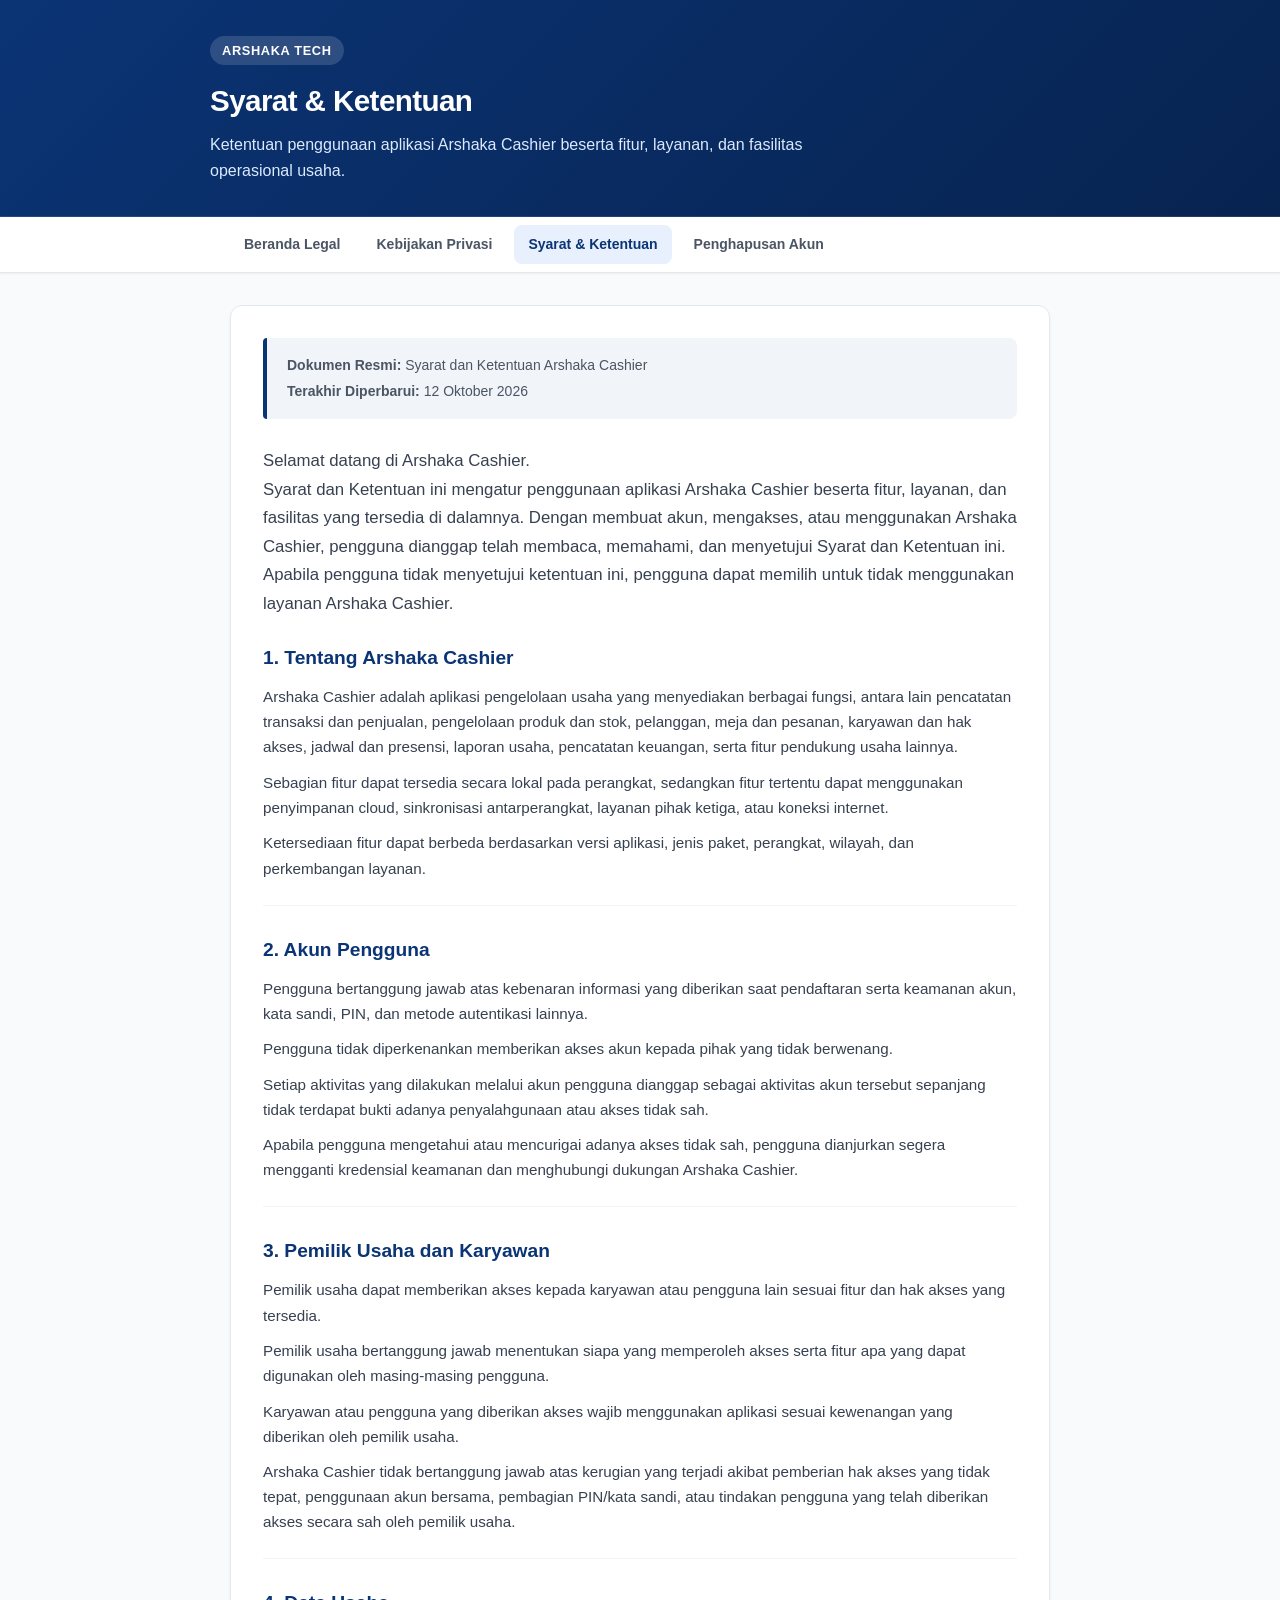
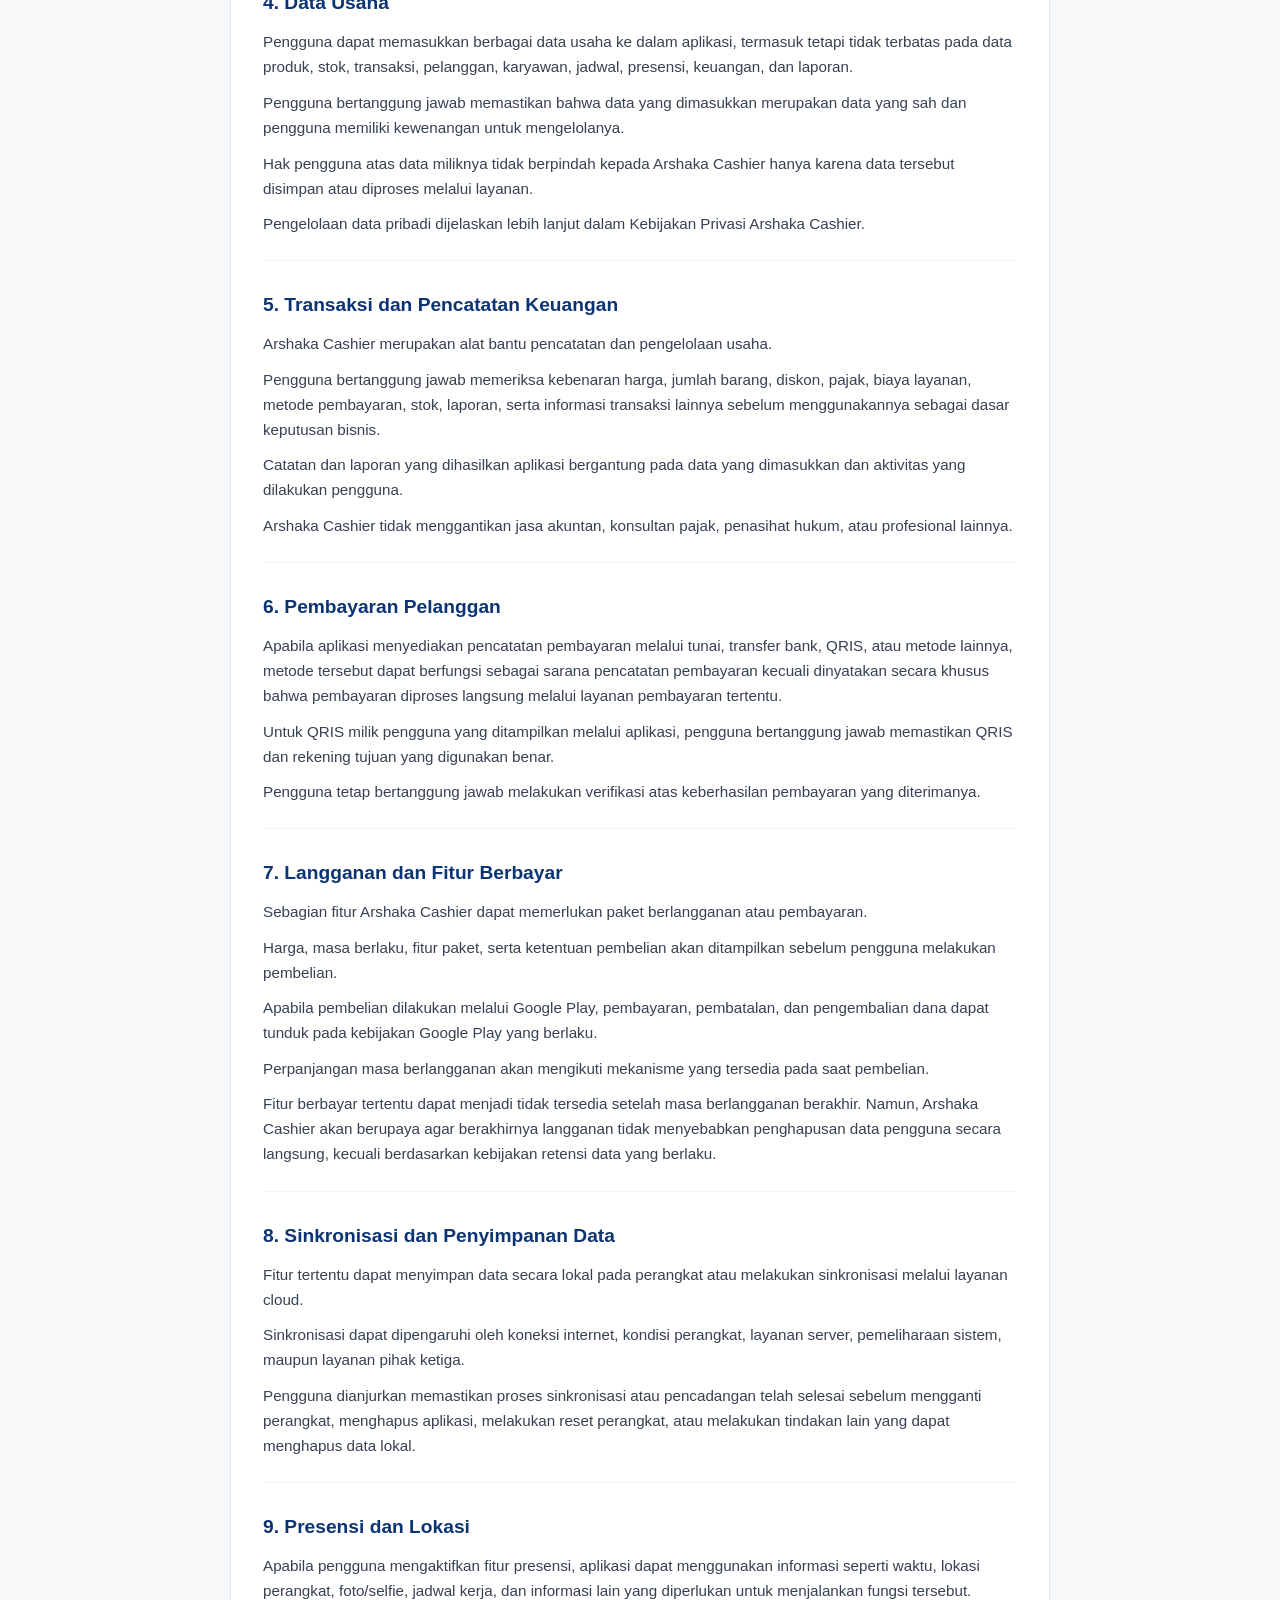
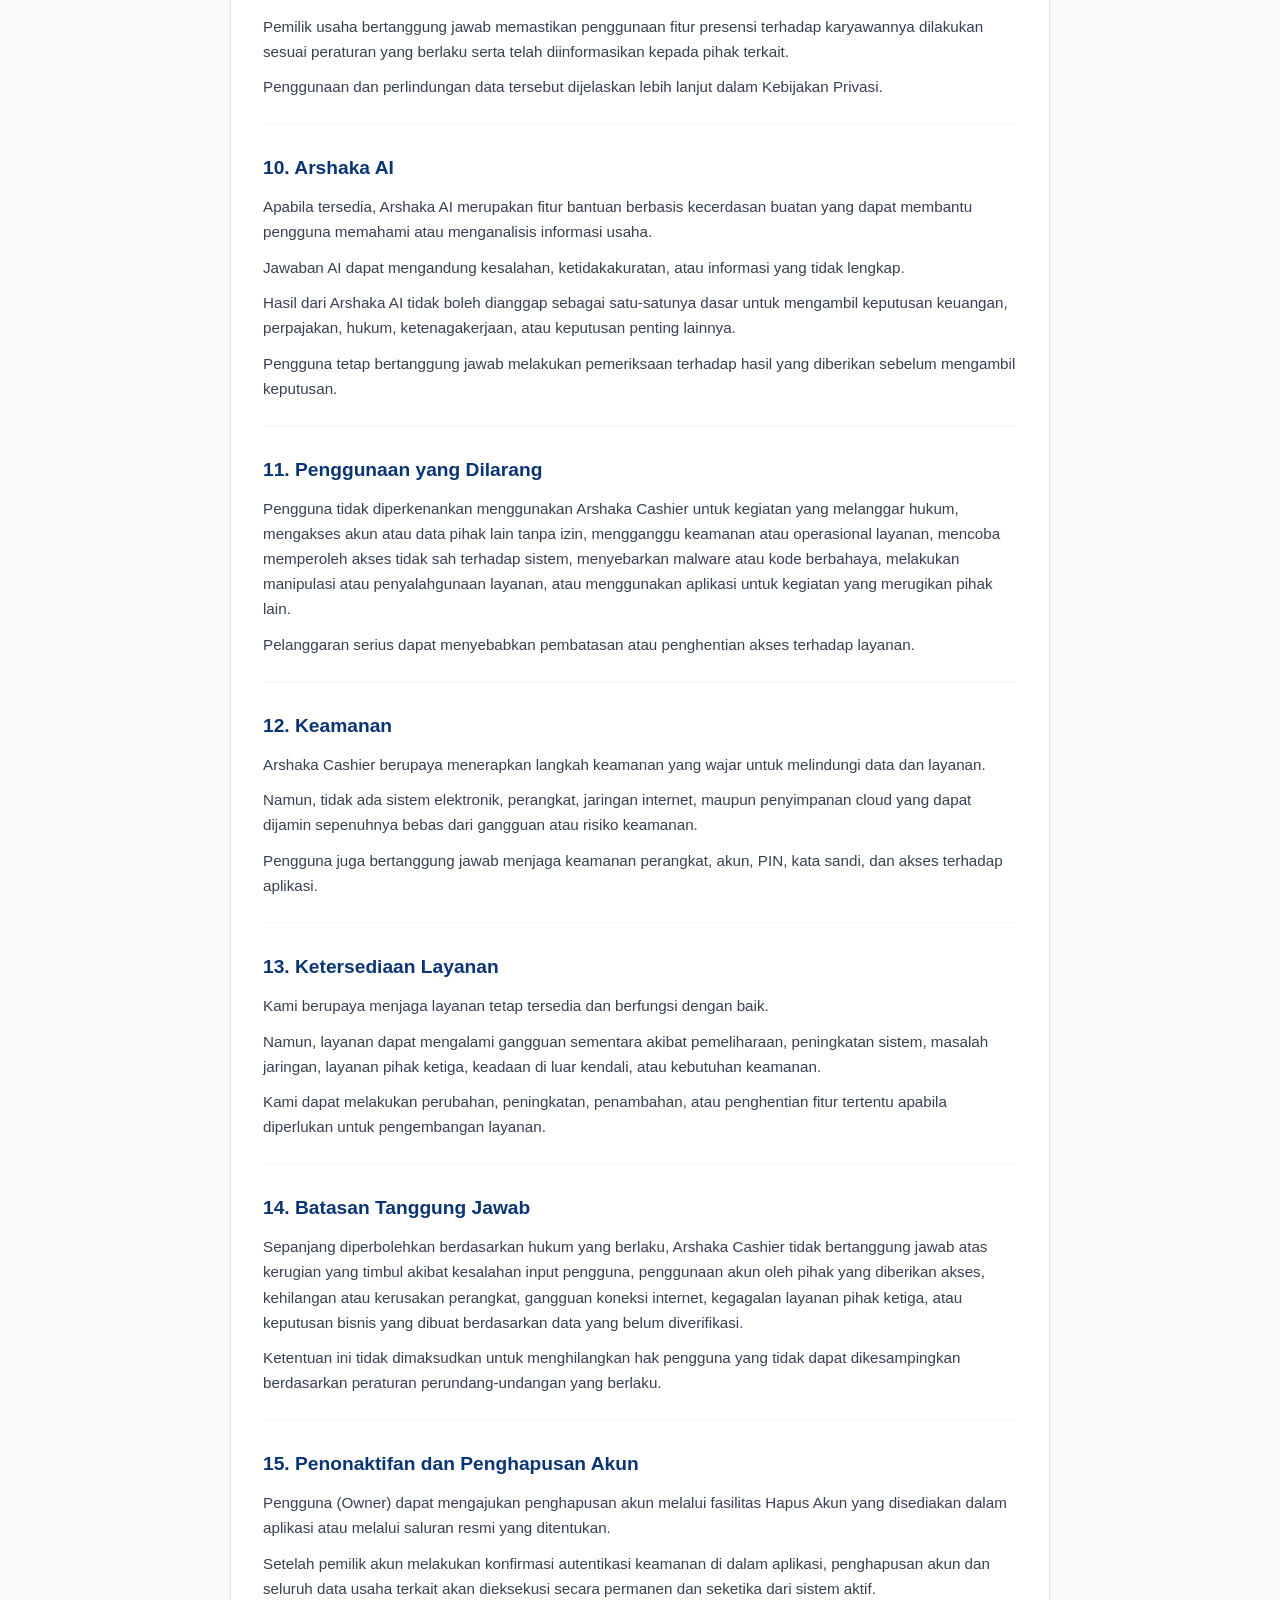
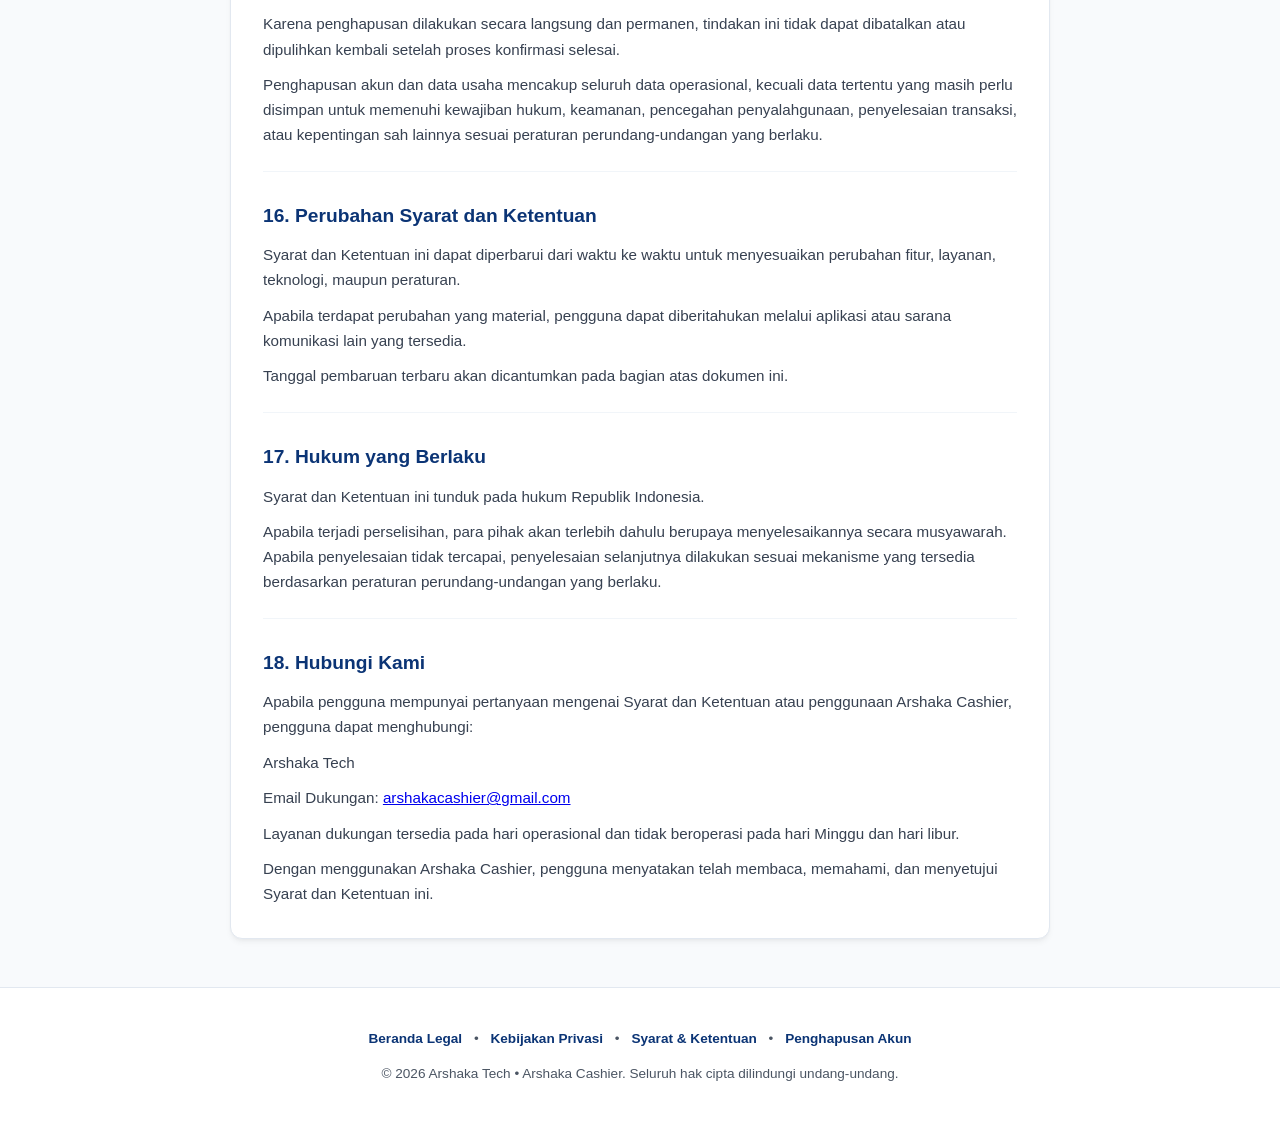
<file: terms.html>
<!DOCTYPE html>
<html lang="id">
<head>
  <meta charset="UTF-8">
  <meta name="viewport" content="width=device-width, initial-scale=1.0">
  <title>Syarat & Ketentuan — Arshaka Cashier</title>
  <meta name="description" content="Syarat dan Ketentuan Resmi Penggunaan Aplikasi Arshaka Cashier. Hak dan kewajiban pengguna, langganan, dan batasan tanggung jawab.">
  <link rel="stylesheet" href="style.css">
</head>
<body>

  <header class="site-header">
    <div class="header-container">
      <span class="brand-badge">Arshaka Tech</span>
      <h1 class="site-title">Syarat & Ketentuan</h1>
      <p class="site-subtitle">Ketentuan penggunaan aplikasi Arshaka Cashier beserta fitur, layanan, dan fasilitas operasional usaha.</p>
    </div>
  </header>

  <nav class="nav-bar">
    <div class="nav-container">
      <a href="index.html" class="nav-link">Beranda Legal</a>
      <a href="privacy-policy.html" class="nav-link">Kebijakan Privasi</a>
      <a href="terms.html" class="nav-link active">Syarat & Ketentuan</a>
      <a href="delete-account.html" class="nav-link">Penghapusan Akun</a>
    </div>
  </nav>

  <main class="main-container">
    <article class="card">
      <div class="meta-box">
        <p><strong>Dokumen Resmi:</strong> Syarat dan Ketentuan Arshaka Cashier</p>
        <p><strong>Terakhir Diperbarui:</strong> 12 Oktober 2026</p>
      </div>

      <div class="intro-lead">
        <p>Selamat datang di Arshaka Cashier.</p>
        <p>Syarat dan Ketentuan ini mengatur penggunaan aplikasi Arshaka Cashier beserta fitur, layanan, dan fasilitas yang tersedia di dalamnya. Dengan membuat akun, mengakses, atau menggunakan Arshaka Cashier, pengguna dianggap telah membaca, memahami, dan menyetujui Syarat dan Ketentuan ini.</p>
        <p>Apabila pengguna tidak menyetujui ketentuan ini, pengguna dapat memilih untuk tidak menggunakan layanan Arshaka Cashier.</p>
      </div>

      <section class="clause-item" id="pasal-1">
        <h2 class="clause-title">1. Tentang Arshaka Cashier</h2>
        <div class="clause-text">
          <p>Arshaka Cashier adalah aplikasi pengelolaan usaha yang menyediakan berbagai fungsi, antara lain pencatatan transaksi dan penjualan, pengelolaan produk dan stok, pelanggan, meja dan pesanan, karyawan dan hak akses, jadwal dan presensi, laporan usaha, pencatatan keuangan, serta fitur pendukung usaha lainnya.</p>
          <p>Sebagian fitur dapat tersedia secara lokal pada perangkat, sedangkan fitur tertentu dapat menggunakan penyimpanan cloud, sinkronisasi antarperangkat, layanan pihak ketiga, atau koneksi internet.</p>
          <p>Ketersediaan fitur dapat berbeda berdasarkan versi aplikasi, jenis paket, perangkat, wilayah, dan perkembangan layanan.</p>
        </div>
      </section>

      <section class="clause-item" id="pasal-2">
        <h2 class="clause-title">2. Akun Pengguna</h2>
        <div class="clause-text">
          <p>Pengguna bertanggung jawab atas kebenaran informasi yang diberikan saat pendaftaran serta keamanan akun, kata sandi, PIN, dan metode autentikasi lainnya.</p>
          <p>Pengguna tidak diperkenankan memberikan akses akun kepada pihak yang tidak berwenang.</p>
          <p>Setiap aktivitas yang dilakukan melalui akun pengguna dianggap sebagai aktivitas akun tersebut sepanjang tidak terdapat bukti adanya penyalahgunaan atau akses tidak sah.</p>
          <p>Apabila pengguna mengetahui atau mencurigai adanya akses tidak sah, pengguna dianjurkan segera mengganti kredensial keamanan dan menghubungi dukungan Arshaka Cashier.</p>
        </div>
      </section>

      <section class="clause-item" id="pasal-3">
        <h2 class="clause-title">3. Pemilik Usaha dan Karyawan</h2>
        <div class="clause-text">
          <p>Pemilik usaha dapat memberikan akses kepada karyawan atau pengguna lain sesuai fitur dan hak akses yang tersedia.</p>
          <p>Pemilik usaha bertanggung jawab menentukan siapa yang memperoleh akses serta fitur apa yang dapat digunakan oleh masing-masing pengguna.</p>
          <p>Karyawan atau pengguna yang diberikan akses wajib menggunakan aplikasi sesuai kewenangan yang diberikan oleh pemilik usaha.</p>
          <p>Arshaka Cashier tidak bertanggung jawab atas kerugian yang terjadi akibat pemberian hak akses yang tidak tepat, penggunaan akun bersama, pembagian PIN/kata sandi, atau tindakan pengguna yang telah diberikan akses secara sah oleh pemilik usaha.</p>
        </div>
      </section>

      <section class="clause-item" id="pasal-4">
        <h2 class="clause-title">4. Data Usaha</h2>
        <div class="clause-text">
          <p>Pengguna dapat memasukkan berbagai data usaha ke dalam aplikasi, termasuk tetapi tidak terbatas pada data produk, stok, transaksi, pelanggan, karyawan, jadwal, presensi, keuangan, dan laporan.</p>
          <p>Pengguna bertanggung jawab memastikan bahwa data yang dimasukkan merupakan data yang sah dan pengguna memiliki kewenangan untuk mengelolanya.</p>
          <p>Hak pengguna atas data miliknya tidak berpindah kepada Arshaka Cashier hanya karena data tersebut disimpan atau diproses melalui layanan.</p>
          <p>Pengelolaan data pribadi dijelaskan lebih lanjut dalam Kebijakan Privasi Arshaka Cashier.</p>
        </div>
      </section>

      <section class="clause-item" id="pasal-5">
        <h2 class="clause-title">5. Transaksi dan Pencatatan Keuangan</h2>
        <div class="clause-text">
          <p>Arshaka Cashier merupakan alat bantu pencatatan dan pengelolaan usaha.</p>
          <p>Pengguna bertanggung jawab memeriksa kebenaran harga, jumlah barang, diskon, pajak, biaya layanan, metode pembayaran, stok, laporan, serta informasi transaksi lainnya sebelum menggunakannya sebagai dasar keputusan bisnis.</p>
          <p>Catatan dan laporan yang dihasilkan aplikasi bergantung pada data yang dimasukkan dan aktivitas yang dilakukan pengguna.</p>
          <p>Arshaka Cashier tidak menggantikan jasa akuntan, konsultan pajak, penasihat hukum, atau profesional lainnya.</p>
        </div>
      </section>

      <section class="clause-item" id="pasal-6">
        <h2 class="clause-title">6. Pembayaran Pelanggan</h2>
        <div class="clause-text">
          <p>Apabila aplikasi menyediakan pencatatan pembayaran melalui tunai, transfer bank, QRIS, atau metode lainnya, metode tersebut dapat berfungsi sebagai sarana pencatatan pembayaran kecuali dinyatakan secara khusus bahwa pembayaran diproses langsung melalui layanan pembayaran tertentu.</p>
          <p>Untuk QRIS milik pengguna yang ditampilkan melalui aplikasi, pengguna bertanggung jawab memastikan QRIS dan rekening tujuan yang digunakan benar.</p>
          <p>Pengguna tetap bertanggung jawab melakukan verifikasi atas keberhasilan pembayaran yang diterimanya.</p>
        </div>
      </section>

      <section class="clause-item" id="pasal-7">
        <h2 class="clause-title">7. Langganan dan Fitur Berbayar</h2>
        <div class="clause-text">
          <p>Sebagian fitur Arshaka Cashier dapat memerlukan paket berlangganan atau pembayaran.</p>
          <p>Harga, masa berlaku, fitur paket, serta ketentuan pembelian akan ditampilkan sebelum pengguna melakukan pembelian.</p>
          <p>Apabila pembelian dilakukan melalui Google Play, pembayaran, pembatalan, dan pengembalian dana dapat tunduk pada kebijakan Google Play yang berlaku.</p>
          <p>Perpanjangan masa berlangganan akan mengikuti mekanisme yang tersedia pada saat pembelian.</p>
          <p>Fitur berbayar tertentu dapat menjadi tidak tersedia setelah masa berlangganan berakhir. Namun, Arshaka Cashier akan berupaya agar berakhirnya langganan tidak menyebabkan penghapusan data pengguna secara langsung, kecuali berdasarkan kebijakan retensi data yang berlaku.</p>
        </div>
      </section>

      <section class="clause-item" id="pasal-8">
        <h2 class="clause-title">8. Sinkronisasi dan Penyimpanan Data</h2>
        <div class="clause-text">
          <p>Fitur tertentu dapat menyimpan data secara lokal pada perangkat atau melakukan sinkronisasi melalui layanan cloud.</p>
          <p>Sinkronisasi dapat dipengaruhi oleh koneksi internet, kondisi perangkat, layanan server, pemeliharaan sistem, maupun layanan pihak ketiga.</p>
          <p>Pengguna dianjurkan memastikan proses sinkronisasi atau pencadangan telah selesai sebelum mengganti perangkat, menghapus aplikasi, melakukan reset perangkat, atau melakukan tindakan lain yang dapat menghapus data lokal.</p>
        </div>
      </section>

      <section class="clause-item" id="pasal-9">
        <h2 class="clause-title">9. Presensi dan Lokasi</h2>
        <div class="clause-text">
          <p>Apabila pengguna mengaktifkan fitur presensi, aplikasi dapat menggunakan informasi seperti waktu, lokasi perangkat, foto/selfie, jadwal kerja, dan informasi lain yang diperlukan untuk menjalankan fungsi tersebut.</p>
          <p>Pemilik usaha bertanggung jawab memastikan penggunaan fitur presensi terhadap karyawannya dilakukan sesuai peraturan yang berlaku serta telah diinformasikan kepada pihak terkait.</p>
          <p>Penggunaan dan perlindungan data tersebut dijelaskan lebih lanjut dalam Kebijakan Privasi.</p>
        </div>
      </section>

      <section class="clause-item" id="pasal-10">
        <h2 class="clause-title">10. Arshaka AI</h2>
        <div class="clause-text">
          <p>Apabila tersedia, Arshaka AI merupakan fitur bantuan berbasis kecerdasan buatan yang dapat membantu pengguna memahami atau menganalisis informasi usaha.</p>
          <p>Jawaban AI dapat mengandung kesalahan, ketidakakuratan, atau informasi yang tidak lengkap.</p>
          <p>Hasil dari Arshaka AI tidak boleh dianggap sebagai satu-satunya dasar untuk mengambil keputusan keuangan, perpajakan, hukum, ketenagakerjaan, atau keputusan penting lainnya.</p>
          <p>Pengguna tetap bertanggung jawab melakukan pemeriksaan terhadap hasil yang diberikan sebelum mengambil keputusan.</p>
        </div>
      </section>

      <section class="clause-item" id="pasal-11">
        <h2 class="clause-title">11. Penggunaan yang Dilarang</h2>
        <div class="clause-text">
          <p>Pengguna tidak diperkenankan menggunakan Arshaka Cashier untuk kegiatan yang melanggar hukum, mengakses akun atau data pihak lain tanpa izin, mengganggu keamanan atau operasional layanan, mencoba memperoleh akses tidak sah terhadap sistem, menyebarkan malware atau kode berbahaya, melakukan manipulasi atau penyalahgunaan layanan, atau menggunakan aplikasi untuk kegiatan yang merugikan pihak lain.</p>
          <p>Pelanggaran serius dapat menyebabkan pembatasan atau penghentian akses terhadap layanan.</p>
        </div>
      </section>

      <section class="clause-item" id="pasal-12">
        <h2 class="clause-title">12. Keamanan</h2>
        <div class="clause-text">
          <p>Arshaka Cashier berupaya menerapkan langkah keamanan yang wajar untuk melindungi data dan layanan.</p>
          <p>Namun, tidak ada sistem elektronik, perangkat, jaringan internet, maupun penyimpanan cloud yang dapat dijamin sepenuhnya bebas dari gangguan atau risiko keamanan.</p>
          <p>Pengguna juga bertanggung jawab menjaga keamanan perangkat, akun, PIN, kata sandi, dan akses terhadap aplikasi.</p>
        </div>
      </section>

      <section class="clause-item" id="pasal-13">
        <h2 class="clause-title">13. Ketersediaan Layanan</h2>
        <div class="clause-text">
          <p>Kami berupaya menjaga layanan tetap tersedia dan berfungsi dengan baik.</p>
          <p>Namun, layanan dapat mengalami gangguan sementara akibat pemeliharaan, peningkatan sistem, masalah jaringan, layanan pihak ketiga, keadaan di luar kendali, atau kebutuhan keamanan.</p>
          <p>Kami dapat melakukan perubahan, peningkatan, penambahan, atau penghentian fitur tertentu apabila diperlukan untuk pengembangan layanan.</p>
        </div>
      </section>

      <section class="clause-item" id="pasal-14">
        <h2 class="clause-title">14. Batasan Tanggung Jawab</h2>
        <div class="clause-text">
          <p>Sepanjang diperbolehkan berdasarkan hukum yang berlaku, Arshaka Cashier tidak bertanggung jawab atas kerugian yang timbul akibat kesalahan input pengguna, penggunaan akun oleh pihak yang diberikan akses, kehilangan atau kerusakan perangkat, gangguan koneksi internet, kegagalan layanan pihak ketiga, atau keputusan bisnis yang dibuat berdasarkan data yang belum diverifikasi.</p>
          <p>Ketentuan ini tidak dimaksudkan untuk menghilangkan hak pengguna yang tidak dapat dikesampingkan berdasarkan peraturan perundang-undangan yang berlaku.</p>
        </div>
      </section>

      <section class="clause-item" id="pasal-15">
        <h2 class="clause-title">15. Penonaktifan dan Penghapusan Akun</h2>
        <div class="clause-text">
          <p>Pengguna (Owner) dapat mengajukan penghapusan akun melalui fasilitas Hapus Akun yang disediakan dalam aplikasi atau melalui saluran resmi yang ditentukan.</p>
          <p>Setelah pemilik akun melakukan konfirmasi autentikasi keamanan di dalam aplikasi, penghapusan akun dan seluruh data usaha terkait akan dieksekusi secara permanen dan seketika dari sistem aktif.</p>
          <p>Karena penghapusan dilakukan secara langsung dan permanen, tindakan ini tidak dapat dibatalkan atau dipulihkan kembali setelah proses konfirmasi selesai.</p>
          <p>Penghapusan akun dan data usaha mencakup seluruh data operasional, kecuali data tertentu yang masih perlu disimpan untuk memenuhi kewajiban hukum, keamanan, pencegahan penyalahgunaan, penyelesaian transaksi, atau kepentingan sah lainnya sesuai peraturan perundang-undangan yang berlaku.</p>
        </div>
      </section>

      <section class="clause-item" id="pasal-16">
        <h2 class="clause-title">16. Perubahan Syarat dan Ketentuan</h2>
        <div class="clause-text">
          <p>Syarat dan Ketentuan ini dapat diperbarui dari waktu ke waktu untuk menyesuaikan perubahan fitur, layanan, teknologi, maupun peraturan.</p>
          <p>Apabila terdapat perubahan yang material, pengguna dapat diberitahukan melalui aplikasi atau sarana komunikasi lain yang tersedia.</p>
          <p>Tanggal pembaruan terbaru akan dicantumkan pada bagian atas dokumen ini.</p>
        </div>
      </section>

      <section class="clause-item" id="pasal-17">
        <h2 class="clause-title">17. Hukum yang Berlaku</h2>
        <div class="clause-text">
          <p>Syarat dan Ketentuan ini tunduk pada hukum Republik Indonesia.</p>
          <p>Apabila terjadi perselisihan, para pihak akan terlebih dahulu berupaya menyelesaikannya secara musyawarah. Apabila penyelesaian tidak tercapai, penyelesaian selanjutnya dilakukan sesuai mekanisme yang tersedia berdasarkan peraturan perundang-undangan yang berlaku.</p>
        </div>
      </section>

      <section class="clause-item" id="pasal-18">
        <h2 class="clause-title">18. Hubungi Kami</h2>
        <div class="clause-text">
          <p>Apabila pengguna mempunyai pertanyaan mengenai Syarat dan Ketentuan atau penggunaan Arshaka Cashier, pengguna dapat menghubungi:</p>
          <p>Arshaka Tech</p>
          <p>Email Dukungan: <a href="mailto:arshakacashier@gmail.com">arshakacashier@gmail.com</a></p>
          <p>Layanan dukungan tersedia pada hari operasional dan tidak beroperasi pada hari Minggu dan hari libur.</p>
          <p>Dengan menggunakan Arshaka Cashier, pengguna menyatakan telah membaca, memahami, dan menyetujui Syarat dan Ketentuan ini.</p>
        </div>
      </section>

    </article>
  </main>

  <footer class="site-footer">
    <div class="footer-nav">
      <a href="index.html">Beranda Legal</a> &bull;
      <a href="privacy-policy.html">Kebijakan Privasi</a> &bull;
      <a href="terms.html">Syarat & Ketentuan</a> &bull;
      <a href="delete-account.html">Penghapusan Akun</a>
    </div>
    <p>&copy; 2026 Arshaka Tech &bull; Arshaka Cashier. Seluruh hak cipta dilindungi undang-undang.</p>
  </footer>

</body>
</html>
</file>
<file: style.css>
/* Arshaka Cashier - Clean Responsive Legal CSS */
:root {
  --primary: #0b3475;
  --primary-dark: #072350;
  --primary-light: #e8f0fe;
  --text-main: #1f2937;
  --text-muted: #4b5563;
  --bg-page: #f8fafc;
  --bg-card: #ffffff;
  --border: #e2e8f0;
  --border-focus: #3b82f6;
  --danger: #b91c1c;
  --danger-bg: #fef2f2;
  --danger-border: #fecaca;
  --warning: #92400e;
  --warning-bg: #fffbeb;
  --warning-border: #fde68a;
  --success: #065f46;
  --success-bg: #ecfdf5;
  --radius: 12px;
  --shadow: 0 4px 6px -1px rgba(0, 0, 0, 0.05), 0 2px 4px -2px rgba(0, 0, 0, 0.05);
}

* {
  box-sizing: border-box;
  margin: 0;
  padding: 0;
}

body {
  font-family: -apple-system, BlinkMacSystemFont, "Segoe UI", Roboto, "Helvetica Neue", Arial, sans-serif;
  line-height: 1.65;
  color: var(--text-main);
  background-color: var(--bg-page);
  padding: 0;
  margin: 0;
}

.site-header {
  background: linear-gradient(135deg, var(--primary), var(--primary-dark));
  color: #ffffff;
  padding: 2.25rem 1.25rem 2rem;
  border-bottom: 1px solid rgba(255, 255, 255, 0.1);
}

.header-container {
  max-width: 860px;
  margin: 0 auto;
}

.brand-badge {
  display: inline-block;
  background: rgba(255, 255, 255, 0.15);
  backdrop-filter: blur(4px);
  color: #ffffff;
  font-size: 0.8rem;
  font-weight: 700;
  text-transform: uppercase;
  letter-spacing: 0.05em;
  padding: 0.25rem 0.75rem;
  border-radius: 9999px;
  margin-bottom: 0.75rem;
}

.site-title {
  font-size: 1.85rem;
  font-weight: 800;
  letter-spacing: -0.02em;
  margin-bottom: 0.35rem;
}

.site-subtitle {
  font-size: 1rem;
  color: #dbeafe;
  max-width: 650px;
}

.nav-bar {
  background-color: #ffffff;
  border-bottom: 1px solid var(--border);
  position: sticky;
  top: 0;
  z-index: 50;
  box-shadow: 0 1px 2px 0 rgba(0, 0, 0, 0.05);
}

.nav-container {
  max-width: 860px;
  margin: 0 auto;
  display: flex;
  overflow-x: auto;
  white-space: nowrap;
  padding: 0.5rem 1.25rem;
  gap: 0.5rem;
}

.nav-link {
  color: var(--text-muted);
  text-decoration: none;
  font-size: 0.875rem;
  font-weight: 600;
  padding: 0.5rem 0.875rem;
  border-radius: 8px;
  transition: all 0.15s ease-in-out;
}

.nav-link:hover {
  color: var(--primary);
  background-color: var(--primary-light);
}

.nav-link.active {
  color: var(--primary);
  background-color: var(--primary-light);
  font-weight: 700;
}

.main-container {
  max-width: 860px;
  margin: 2rem auto 3rem;
  padding: 0 1.25rem;
}

.card {
  background-color: var(--bg-card);
  border: 1px solid var(--border);
  border-radius: var(--radius);
  padding: 2rem;
  box-shadow: var(--shadow);
  margin-bottom: 1.75rem;
}

.meta-box {
  background-color: #f1f5f9;
  border-left: 4px solid var(--primary);
  padding: 0.85rem 1.25rem;
  border-radius: 4px 8px 8px 4px;
  margin-bottom: 1.75rem;
  font-size: 0.875rem;
  color: var(--text-muted);
}

.meta-box p {
  margin: 0.15rem 0;
}

.intro-lead {
  font-size: 1.05rem;
  color: #374151;
  margin-bottom: 1.5rem;
  line-height: 1.7;
}

.clause-item {
  margin-bottom: 1.75rem;
  padding-bottom: 1.5rem;
  border-bottom: 1px solid #f1f5f9;
}

.clause-item:last-child {
  border-bottom: none;
  margin-bottom: 0;
  padding-bottom: 0;
}

.clause-title {
  font-size: 1.2rem;
  font-weight: 700;
  color: var(--primary);
  margin-bottom: 0.65rem;
  display: flex;
  align-items: baseline;
}

.clause-text {
  color: #374151;
  font-size: 0.95rem;
  line-height: 1.65;
}

.clause-text p {
  margin-bottom: 0.65rem;
}

.clause-text p:last-child {
  margin-bottom: 0;
}

.notice-box {
  padding: 1.15rem 1.25rem;
  border-radius: 8px;
  margin-bottom: 1.5rem;
  font-size: 0.9rem;
  line-height: 1.6;
}

.notice-box.warning {
  background-color: var(--warning-bg);
  border: 1px solid var(--warning-border);
  color: var(--warning);
}

.notice-box.danger {
  background-color: var(--danger-bg);
  border: 1px solid var(--danger-border);
  color: var(--danger);
}

.notice-box.success {
  background-color: var(--success-bg);
  border: 1px solid var(--success-border);
  color: var(--success);
}

.notice-box.info {
  background-color: #eff6ff;
  border: 1px solid #bfdbfe;
  color: #1e40af;
}

.hub-grid {
  display: grid;
  grid-template-columns: repeat(auto-fit, minmax(250px, 1fr));
  gap: 1.25rem;
  margin-top: 1.5rem;
}

.hub-card {
  display: block;
  text-decoration: none;
  background-color: var(--bg-card);
  border: 1px solid var(--border);
  border-radius: var(--radius);
  padding: 1.5rem;
  box-shadow: var(--shadow);
  transition: transform 0.15s ease, border-color 0.15s ease;
}

.hub-card:hover {
  transform: translateY(-2px);
  border-color: var(--border-focus);
}

.hub-card-title {
  font-size: 1.15rem;
  font-weight: 700;
  color: var(--primary);
  margin-bottom: 0.5rem;
}

.hub-card-desc {
  font-size: 0.875rem;
  color: var(--text-muted);
  line-height: 1.5;
}

.contact-highlight {
  background-color: #f8fafc;
  border: 1px dashed #cbd5e1;
  padding: 1rem 1.25rem;
  border-radius: 8px;
  margin-top: 0.75rem;
}

.placeholder-badge {
  display: inline-block;
  background-color: #fee2e2;
  color: #991b1b;
  font-family: ui-monospace, SFMono-Regular, Menlo, Monaco, Consolas, monospace;
  font-size: 0.8rem;
  font-weight: 700;
  padding: 0.2rem 0.5rem;
  border-radius: 4px;
  border: 1px solid #f87171;
}

.steps-list {
  margin-left: 1.25rem;
  margin-bottom: 1.25rem;
  color: #374151;
}

.steps-list li {
  margin-bottom: 0.5rem;
  font-size: 0.95rem;
}

.site-footer {
  text-align: center;
  padding: 2.5rem 1.25rem;
  font-size: 0.85rem;
  color: var(--text-muted);
  border-top: 1px solid var(--border);
  background-color: #ffffff;
}

.footer-nav {
  margin-bottom: 0.75rem;
}

.footer-nav a {
  color: var(--primary);
  text-decoration: none;
  margin: 0 0.5rem;
  font-weight: 600;
}

.footer-nav a:hover {
  text-decoration: underline;
}

@media (max-width: 640px) {
  .site-title {
    font-size: 1.5rem;
  }
  .card {
    padding: 1.25rem;
  }
  .clause-title {
    font-size: 1.05rem;
  }
}
</file>
